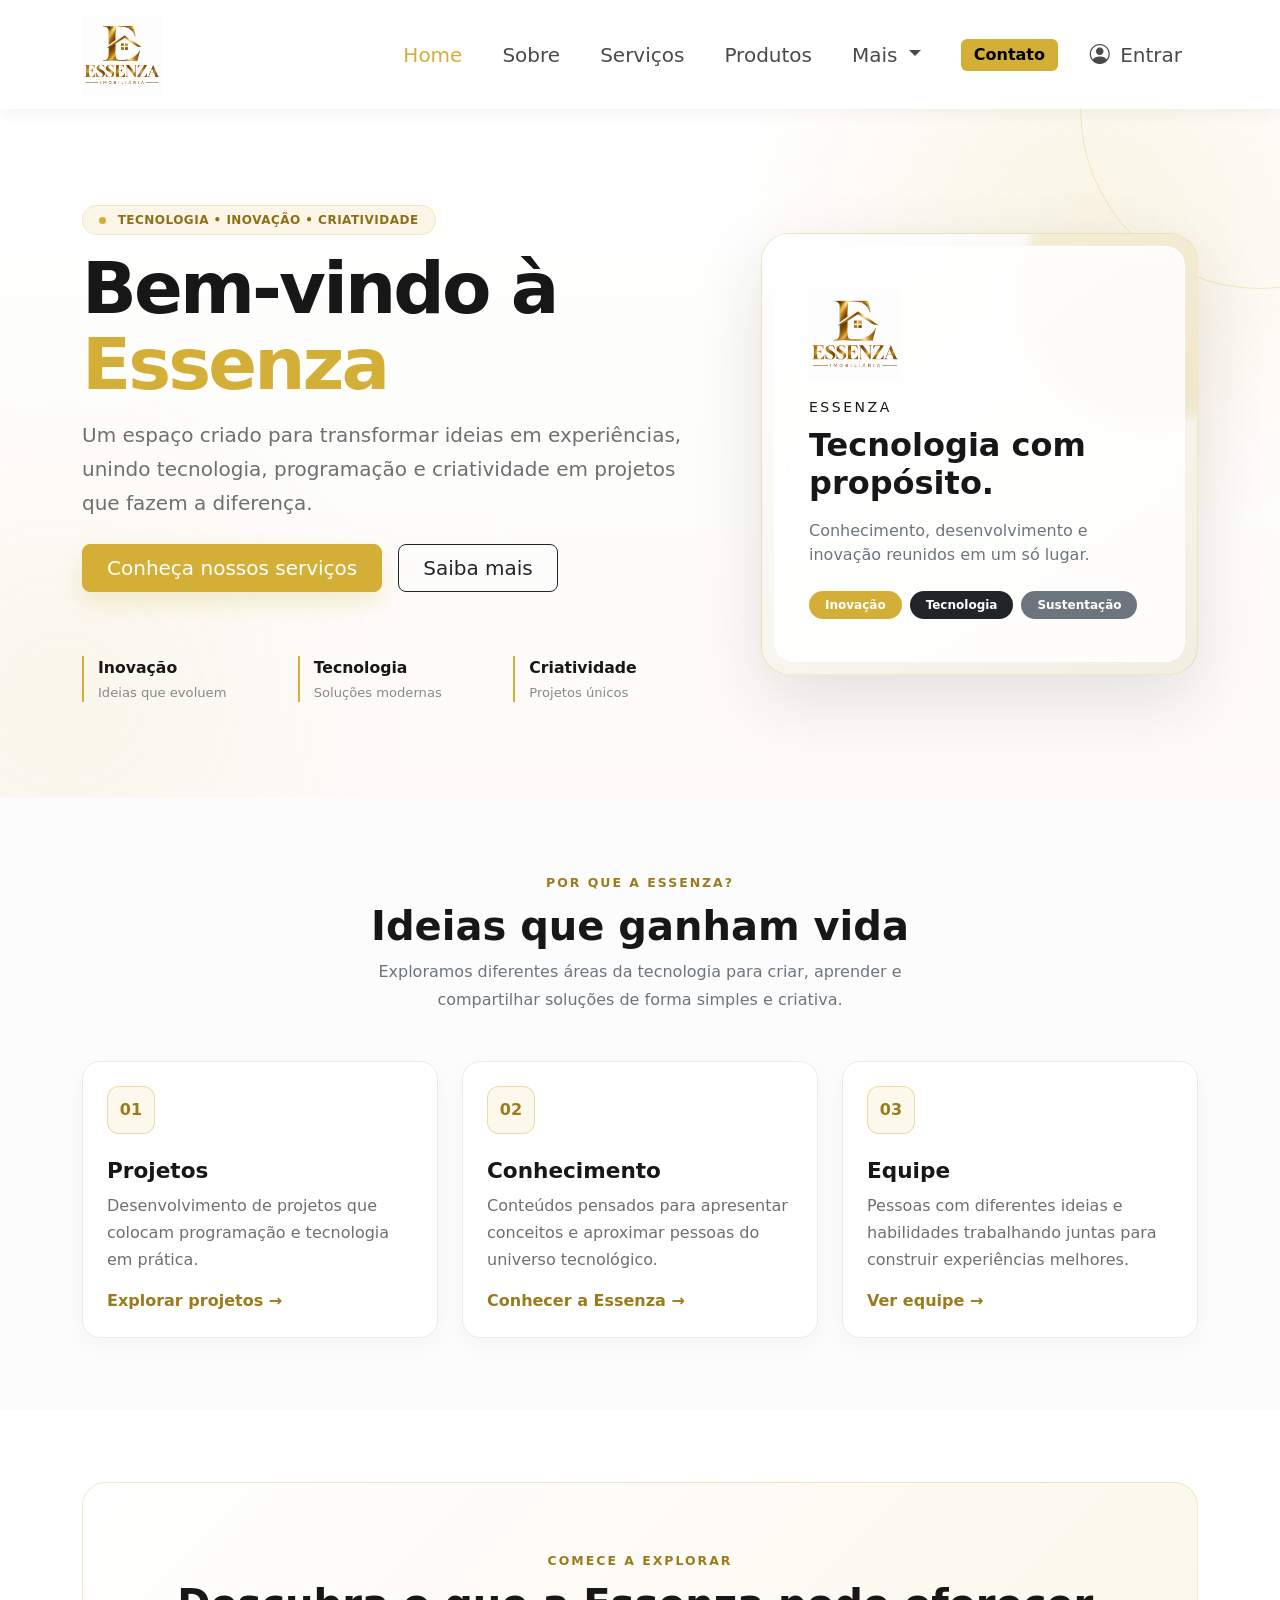
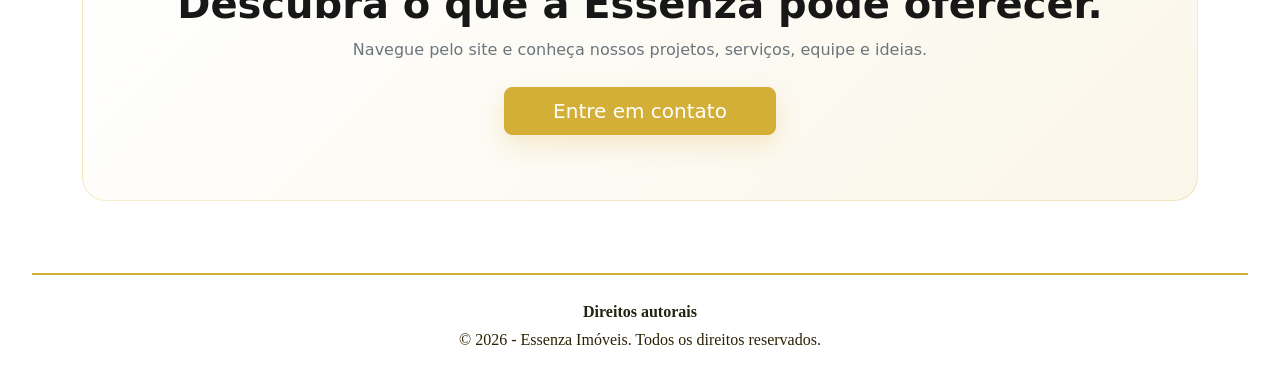
<file: index.html>
<!doctype html>
<html lang="pt-br">
  <head>
    <meta charset="UTF-8" />

    <meta name="viewport" content="width=device-width, initial-scale=1.0" />
    
  <link rel="stylesheet" href="https://cdn.jsdelivr.net/npm/bootstrap-icons@1.11.3/font/bootstrap-icons.min.css">

    <link
      href="https://cdn.jsdelivr.net/npm/bootstrap@5.3.8/dist/css/bootstrap.min.css"
      rel="stylesheet"
      integrity="sha384-sRIl4kxILFvY47J16cr9ZwB07vP4J8+LH7qKQnuqkuIAvNWLzeN8tE5YBujZqJLB"
      crossorigin="anonymous"
    />

    <script
      src="https://cdn.jsdelivr.net/npm/bootstrap@5.3.8/dist/js/bootstrap.bundle.min.js"
      integrity="sha384-FKyoEForCGlyvwx9Hj09JcYn3nv7wiPVlz7YYwJrWVcXK/BmnVDxM+D2scQbITxI"
      crossorigin="anonymous"
    ></script>

    <title>Página inicial</title>

    <!-- Adicione este <style> logo acima do <nav> ou dentro do <head> do seu HTML -->
    <style>
      /* Customizações modernas para o Navbar */
      .navbar-custom {
        background-color: #ffffff; /* Fundo limpo */
        box-shadow: 0 4px 15px rgba(0, 0, 0, 0.05); /* Sombra suave */
        transition: all 0.3s ease;
      }

      .navbar-custom .nav-link {
        font-weight: 500;
        color: #4a4a4a; /* Cinza escuro elegante */
        transition: color 0.3s ease-in-out;
        padding: 0.5rem 1rem !important;
      }

      /* Efeito hover usando a cor do seu projeto (warning/amarelo) */
      .navbar-custom .nav-link:hover,
      .navbar-custom .nav-link.active {
        color: #D4AF37 !important;
      }

      /* Efeito de zoom suave no logo */
      .navbar-brand img {
        transition: transform 0.3s ease;
      }

      .navbar-brand img:hover {
        transform: scale(1.05);
      }

      /* Deixando o dropdown mais bonito */
      .dropdown-menu {
        border: none;
        box-shadow: 0 8px 16px rgba(0, 0, 0, 0.1);
        border-radius: 8px;
      }
      /*Texto dourado*/
      .text-gold {
        color: #D4AF37 !important;
      }

      /*Texto com fundo dourado*/
      .text-bg-gold {
        color: #fff !important;
        background-color: #D4AF37 !important;
      }
    </style>
  </head>

  <body>
    <nav class="navbar navbar-expand-lg navbar-custom sticky-top py-2">
      <div class="container">
        <!-- Troquei container-fluid por container para centralizar melhor em telas grandes -->

        <!-- Logo -->
        <a class="navbar-brand" href="index.html">
          <img
            src="src/img/essenza.png"
            alt="Logo Essenza"
            width="80"
            height="80"
            class="d-inline-block align-text-top"
          />
        </a>

        <!-- Botão Responsivo (Mobile) que faltava -->
        <button
          class="navbar-toggler border-0 shadow-none"
          type="button"
          data-bs-toggle="collapse"
          data-bs-target="#navbarNav"
          aria-controls="navbarNav"
          aria-expanded="false"
          aria-label="Alternar navegação"
        >
          <span class="navbar-toggler-icon"></span>
        </button>

        <!-- Links da Navegação -->
        <div
          class="collapse navbar-collapse justify-content-end"
          id="navbarNav"
        >
          <ul class="navbar-nav align-items-center gap-2">
            <li class="nav-item">
              <a
                class="nav-link active fs-5"
                aria-current="page"
                href="index.html"
                >Home</a
              >
            </li>

            <li class="nav-item">
              <a class="nav-link fs-5" href="src/pages/sobre.html">Sobre</a>
            </li>

            <li class="nav-item">
              <a class="nav-link fs-5" href="src/pages/servicos.html"
                >Serviços</a
              >
            </li>

            <li class="nav-item">
              <a class="nav-link fs-5" href="src/pages/servicos_produtos.html"
                >Produtos</a
              >
            </li>

            <li class="nav-item dropdown">
              <a
                class="nav-link dropdown-toggle fs-5"
                href="#"
                role="button"
                data-bs-toggle="dropdown"
                aria-expanded="false"
              >
                Mais
              </a>
              <ul class="dropdown-menu">
                <li>
                  <a class="dropdown-item" href="src/pages/fluxograma.html"
                    >Fluxograma / Prog. e Alg.</a
                  >
                </li>
                <li><hr class="dropdown-divider" /></li>
                <li>
                  <a class="dropdown-item" href="src/pages/equipe.html"
                    >Equipe</a
                  >
                </li>
              </ul>
            </li>

            <li class="nav-item ms-lg-3 mt-3 mt-lg-0">
              <a
                class="badge text-bg-warning" style="background-color: #D4AF37 !important; text-decoration: none; font-size: 1rem; padding: 0.5rem 0.8rem;"
                href="src/pages/contatos.html"
              >
                Contato
              </a>
            </li>

              <li class="nav-item ms-lg-2" id="authNavItem">
                  <a class="nav-link fs-5" href="src/pages/login.html">
                      <i class="bi bi-person-circle me-1"></i> Entrar
                  </a>
              </li>

          </ul>
        </div>
      </div>
    </nav>

    <!-- corpo principal -->

    <main>
      <!-- Hero -->
      <section class="hero-section py-5">
        <div class="container py-lg-5">
          <div class="row align-items-center g-5">
            <div class="col-lg-7">
              <span class="badge rounded-pill px-3 py-2 mb-3 hero-badge">
                <span class="dot"></span> TECNOLOGIA • INOVAÇÃO • CRIATIVIDADE
              </span>

              <h1 class="display-2 fw-bold hero-title mb-3">
                Bem-vindo à <span class="text-gold">Essenza</span>
              </h1>

              <p class="lead hero-text mb-4">
                Um espaço criado para transformar ideias em experiências,
                unindo tecnologia, programação e criatividade em projetos que
                fazem a diferença.
              </p>

              <div class="d-flex flex-wrap gap-3">
                <a href="src/pages/servicos.html" class="btn btn-gold btn-lg px-4">
                  Conheça nossos serviços
                </a>
                <a href="src/pages/sobre.html" class="btn btn-outline-dark btn-lg px-4">
                  Saiba mais
                </a>
              </div>

              <div class="row mt-5 g-3 hero-stats">
                <div class="col-sm-4">
                  <div class="stat-item">
                    <strong>Inovação</strong>
                    <span>Ideias que evoluem</span>
                  </div>
                </div>
                <div class="col-sm-4">
                  <div class="stat-item">
                    <strong>Tecnologia</strong>
                    <span>Soluções modernas</span>
                  </div>
                </div>
                <div class="col-sm-4">
                  <div class="stat-item">
                    <strong>Criatividade</strong>
                    <span>Projetos únicos</span>
                  </div>
                </div>
              </div>
            </div>

            <div class="col-lg-5">
              <div class="hero-card">
                <div class="hero-card-glow"></div>
                <div class="hero-card-content">
                  <img src="src/img/essenza.png" alt="Essenza" class="hero-logo mb-3">
                  <p class="small text-uppercase letter-spacing mb-2">Essenza</p>
                  <h2 class="fw-bold mb-3">Tecnologia com propósito.</h2>
                  <p class="text-secondary mb-4">
                    Conhecimento, desenvolvimento e inovação reunidos em um só lugar.
                  </p>
                  <div class="d-flex flex-wrap gap-2">
                    <span class="badge rounded-pill text-bg-gold px-3 py-2">Inovação</span>
                    <span class="badge rounded-pill bg-dark px-3 py-2">Tecnologia</span>
                    <span class="badge rounded-pill bg-secondary px-3 py-2">Sustentação</span>
                  </div>
                </div>
              </div>
            </div>
          </div>
        </div>
      </section>

      <!-- Destaques -->
      <section class="py-5 bg-light-subtle">
        <div class="container py-lg-4">
          <div class="text-center mb-5">
            <span class="section-label">POR QUE A ESSENZA?</span>
            <h2 class="display-6 fw-bold mt-2">Ideias que ganham vida</h2>
            <p class="text-secondary mx-auto section-intro">
              Exploramos diferentes áreas da tecnologia para criar, aprender e
              compartilhar soluções de forma simples e criativa.
            </p>
          </div>

          <div class="row g-4">
            <div class="col-md-4">
              <div class="feature-card h-100">
                <div class="feature-icon">01</div>
                <h3>Projetos</h3>
                <p>
                  Desenvolvimento de projetos que colocam programação e tecnologia
                  em prática.
                </p>
                <a href="src/pages/servicos_produtos.html" class="feature-link">Explorar projetos →</a>
              </div>
            </div>

            <div class="col-md-4">
              <div class="feature-card h-100">
                <div class="feature-icon">02</div>
                <h3>Conhecimento</h3>
                <p>
                  Conteúdos pensados para apresentar conceitos e aproximar pessoas
                  do universo tecnológico.
                </p>
                <a href="src/pages/sobre.html" class="feature-link">Conhecer a Essenza →</a>
              </div>
            </div>

            <div class="col-md-4">
              <div class="feature-card h-100">
                <div class="feature-icon">03</div>
                <h3>Equipe</h3>
                <p>
                  Pessoas com diferentes ideias e habilidades trabalhando juntas
                  para construir experiências melhores.
                </p>
                <a href="src/pages/equipe.html" class="feature-link">Ver equipe →</a>
              </div>
            </div>
          </div>
        </div>
      </section>

      <!-- Chamada final -->
      <section class="cta-section py-5">
        <div class="container py-lg-4">
          <div class="cta-box text-center">
            <span class="section-label">COMECE A EXPLORAR</span>
            <h2 class="display-6 fw-bold mt-2">Descubra o que a Essenza pode oferecer.</h2>
            <p class="text-secondary mx-auto mb-4">
              Navegue pelo site e conheça nossos projetos, serviços, equipe e ideias.
            </p>
            <a href="src/pages/contatos.html" class="btn btn-gold btn-lg px-5">Entre em contato</a>
          </div>
        </div>
      </section>
    </main>
    <div class="apoio_linha">
      <div class="linha_footer"></div>
    </div>
    
    <!-- RODAPÉ -->
  <footer class="py-4 text-white text-center essenza-footer">
    <div class="container">
      <p class="mb-1">
        <strong>Direitos autorais</strong>
      </p>

      <p class="mb-0 footer-text">
        © 2026 - Essenza Imóveis. Todos os direitos reservados.
      </p>
    </div>
  </footer>

  <style>

    /* ==============================
      CORES PRINCIPAIS DO SITE
      ============================== */

    :root {
      --gold: #d4af37;
      --gold-dark: #b99120;
      --ink: #171717;
      --muted: #6f6f6f;
      --cream: #fbfaf7;
    }


    /* ==============================
      CONFIGURAÇÕES GERAIS DA PÁGINA
      ============================== */

    body {
      color: var(--ink);
      background: #fff;
    }


    /* ==============================
      SEÇÃO PRINCIPAL / HERO
      ============================== */

    .hero-section {
      position: relative;
      overflow: hidden;
      background:
        radial-gradient(circle at 85% 15%, rgba(212, 175, 55, .13), transparent 28%),
        radial-gradient(circle at 5% 85%, rgba(212, 175, 55, .07), transparent 25%),
        linear-gradient(180deg, #fff 0%, #fcfbf8 100%);
    }


    /* ==============================
      DETALHE DECORATIVO DO HERO
      ============================== */

    .hero-section::before {
      content: "";
      position: absolute;
      width: 360px;
      height: 360px;
      right: -160px;
      top: -180px;
      border: 1px solid rgba(212, 175, 55, .25);
      border-radius: 50%;
    }


    /* ==============================
      BADGE DO HERO
      ============================== */

    .hero-badge {
      color: #8d7015;
      background: rgba(212, 175, 55, .11);
      border: 1px solid rgba(212, 175, 55, .22);
      letter-spacing: .04em;
    }


    /* ==============================
      BOLINHA DO BADGE
      ============================== */

    .dot {
      display: inline-block;
      width: 7px;
      height: 7px;
      margin-right: 7px;
      background: var(--gold);
      border-radius: 50%;
    }


    /* ==============================
      TÍTULO PRINCIPAL DO HERO
      ============================== */

    .hero-title {
      letter-spacing: -.04em;
      line-height: 1.05;
    }


    /* ==============================
      TEXTO DOURADO
      ============================== */

    .text-gold {
      color: var(--gold) !important;
    }


    /* ==============================
      TEXTO DO HERO
      ============================== */

    .hero-text {
      max-width: 690px;
      color: var(--muted);
      line-height: 1.7;
    }


    /* ==============================
      BOTÃO DOURADO
      ============================== */

    .btn-gold {
      color: #fff;
      background: var(--gold);
      border-color: var(--gold);
      box-shadow: 0 10px 25px rgba(212, 175, 55, .22);
      transition: .25s ease;
    }


    /* ==============================
      EFEITO HOVER DO BOTÃO
      ============================== */

    .btn-gold:hover {
      color: #fff;
      background: var(--gold-dark);
      border-color: var(--gold-dark);
      transform: translateY(-2px);
    }


    /* ==============================
      ESTATÍSTICAS DO HERO
      ============================== */

    .hero-stats {
      max-width: 680px;
    }


    /* ==============================
      ITEM DAS ESTATÍSTICAS
      ============================== */

    .stat-item {
      border-left: 2px solid var(--gold);
      padding-left: 14px;
    }


    /* ==============================
      TEXTOS DAS ESTATÍSTICAS
      ============================== */

    .stat-item strong,
    .stat-item span {
      display: block;
    }

    .stat-item strong {
      font-size: .98rem;
    }

    .stat-item span {
      color: #888;
      font-size: .82rem;
      margin-top: 3px;
    }


    /* ==============================
      CARD PRINCIPAL DO HERO
      ============================== */

    .hero-card {
      position: relative;
      min-height: 430px;
      display: flex;
      align-items: center;
      padding: 12px;
      border-radius: 28px;
      background: linear-gradient(145deg, #fff, #f2eee3);
      border: 1px solid rgba(212, 175, 55, .28);
      box-shadow: 0 25px 70px rgba(35, 29, 15, .12);
      overflow: hidden;
    }


    /* ==============================
      EFEITO DE BRILHO DO CARD
      ============================== */

    .hero-card-glow {
      position: absolute;
      width: 260px;
      height: 260px;
      right: -80px;
      top: -70px;
      background: rgba(212, 175, 55, .18);
      filter: blur(5px);
      border-radius: 50%;
    }


    /* ==============================
      CONTEÚDO DO CARD DO HERO
      ============================== */

    .hero-card-content {
      position: relative;
      width: 100%;
      padding: 42px 34px;
      border-radius: 20px;
      background: rgba(255,255,255,.86);
      border: 1px solid rgba(255,255,255,.9);
      backdrop-filter: blur(8px);
    }


    /* ==============================
      LOGO DO HERO
      ============================== */

    .hero-logo {
      width: 92px;
      height: 92px;
      object-fit: contain;
    }


    /* ==============================
      ESPAÇAMENTO ENTRE LETRAS
      ============================== */

    .letter-spacing {
      letter-spacing: .18em;
    }


    /* ==============================
      CARDS DE DESTAQUE
      ============================== */

    .feature-card {
      padding: 24px;
      background: #fff;
      border: 1px solid #eeeae0;
      border-radius: 18px;
      box-shadow: 0 8px 25px rgba(0,0,0,.035);
      transition: transform .25s ease, box-shadow .25s ease, border-color .25s ease;
    }


    /* ==============================
      EFEITO HOVER DOS CARDS
      ============================== */

    .feature-card:hover {
      transform: translateY(-7px);
      border-color: rgba(212, 175, 55, .4);
      box-shadow: 0 18px 40px rgb(255, 159, 16, 0.8);
    }


    /* ==============================
      ÍCONE DOS CARDS
      ============================== */

    .feature-icon {
      width: 48px;
      height: 48px;
      display: grid;
      place-items: center;
      margin-bottom: 24px;
      color: #9b7b1c;
      font-weight: 700;
      border: 1px solid rgba(212,175,55,.4);
      border-radius: 12px;
      background: #fcf8eb;
    }


    /* ==============================
      TÍTULO E TEXTO DOS CARDS
      ============================== */

    .feature-card h3 {
      font-size: 1.35rem;
      font-weight: 700;
    }

    .feature-card p {
      color: var(--muted);
      line-height: 1.7;
    }


    /* ==============================
      LINK DOS CARDS
      ============================== */

    .feature-link {
      color: #9b7b1c;
      font-weight: 600;
      text-decoration: none;
    }


    /* ==============================
      HOVER DO LINK DOS CARDS
      ============================== */

    .feature-link:hover {
      color: #6f5810;
    }


    /* ==============================
      TÍTULO PEQUENO DAS SEÇÕES
      ============================== */

    .section-label {
      color: #9b7b1c;
      font-size: .78rem;
      font-weight: 700;
      letter-spacing: .16em;
    }


    /* ==============================
      TEXTO INTRODUTÓRIO DAS SEÇÕES
      ============================== */

    .section-intro {
      max-width: 620px;
      line-height: 1.7;
    }


    /* ==============================
      CAIXA DA SEÇÃO FINAL / CTA
      ============================== */

    .cta-box {
      padding: 65px 30px;
      border-radius: 24px;
      background: linear-gradient(135deg, #fff, #faf6e9);
      border: 1px solid rgba(212,175,55,.25);
    }


    /* ==============================
      TEXTO DA SEÇÃO FINAL / CTA
      ============================== */

    .cta-box p {
      max-width: 600px;
      line-height: 1.7;
    }

    /*===============================
      Linha Footer
      =============================*/

    .apoio_linha{
      height: 3px;
      width: 100%;
      display: flex;
      text-align: center;
      justify-content: center;
    }
    .linha_footer{
      background-color: #D4AF37;
      height: 2px;
      width: 95%;
    }

    /* ==============================
      FOOTER
      ============================== */

    .essenza-footer {
      background-color: #ffffff;
      font-family: "Georgia", serif;
    }

    .essenza-footer strong {
      color: #242211;
    }

    .footer-text {
      color: #2c2103;
    }


    /* ==============================
      RESPONSIVIDADE - TABLETS
      ============================== */

    @media (max-width: 991.98px) {

      .hero-title {
        font-size: 3.7rem;
      }

      .hero-card {
        min-height: 360px;
      }
    }


    /* ==============================
      RESPONSIVIDADE - CELULARES
      ============================== */

    @media (max-width: 575.98px) {

      .hero-title {
        font-size: 2.8rem;
      }

      .hero-text {
        font-size: 1rem;
      }

      .hero-card-content {
        padding: 30px 24px;
      }

      .hero-stats {
        margin-top: 2.5rem !important;
      }

      .stat-item {
        margin-bottom: 8px;
      }

      .feature-card {
        padding: 27px;
      }
    }

  </style>
  <script src="src/js/auth-nav.js"></script>
  </body>
</html>
</file>
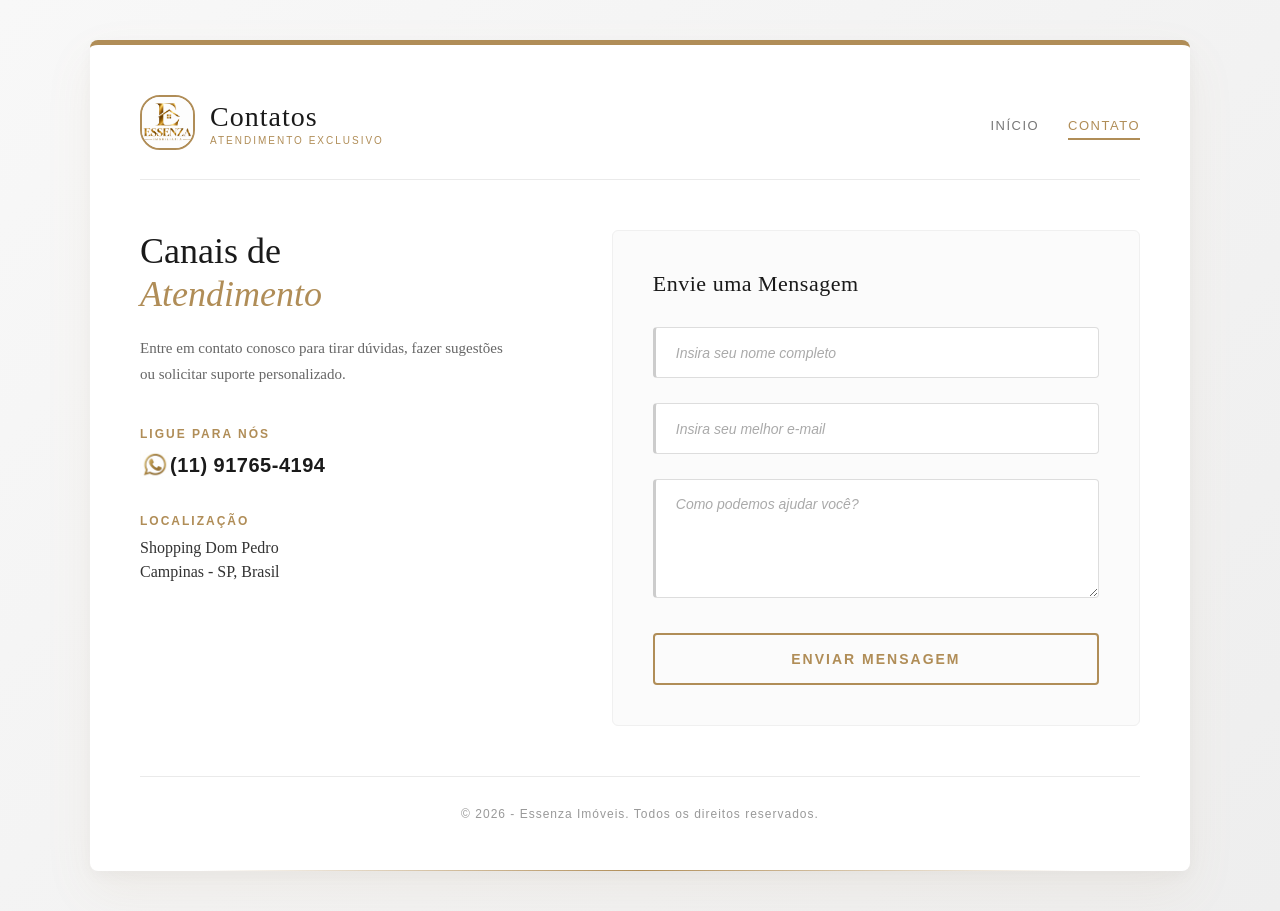
<file: src/pages/contatos.html>
<!doctype html>
<html lang="pt-br">
  <head>
    <meta charset="UTF-8" />
    <meta name="viewport" content="width=device-width, initial-scale=1.0" />
    <link
      href="https://cdn.jsdelivr.net/npm/bootstrap@5.3.8/dist/css/bootstrap.min.css"
      rel="stylesheet"
    />
    
    <link rel="stylesheet" href="https://cdn.jsdelivr.net/npm/bootstrap-icons@1.11.3/font/bootstrap-icons.min.css">

    <link rel="stylesheet" href="./../style/contatos.css" />
    <!-- Mantém o visual original da página com o Bootstrap carregado -->
    <style>
      body { line-height: normal; }
      h1, h2, h3, p { margin: 0; }
      .info-block h3 { font-weight: bold; }
      img { vertical-align: baseline; }
    </style>
    <title>Contatos</title>
  </head>
  <body>
    <div class="container">
      <header>
        <nav>
          <div class="logo-container">
            <!-- Substitua o src pelo caminho ou link da foto da sua empresa -->
            <a href="./../../index.html">
              <img
                src="./../img/essenza.png"
                alt="Logo da Empresa"
                class="logo-empresa"
              />
            </a>
            <div class="logo-text">
              <h1>Contatos</h1>
              <span class="sub-logo">Atendimento Exclusivo</span>
            </div>
          </div>

          <!-- Links de navegação à direita -->
          <div class="nav-links">
            <a href="./../../index.html">Início</a>
            <a href="contatos.html" class="active">Contato</a>
          </div>
        </nav>
      </header>

      <main>
        <aside class="left">
          <h2>Canais de <br /><span>Atendimento</span></h2>
          <p class="intro-text">
            Entre em contato conosco para tirar dúvidas, fazer sugestões ou
            solicitar suporte personalizado.
          </p>

          <div class="info-block">
            <h3>Ligue para nós</h3>
            <div class="phone-number-div">
                <a href="https://wa.me/5511917654194" target="_blank" rel="noopener noreferrer">
                  <img src="../img/wlogo.jpg" alt="WhatsApp" width="30">
                </a>
                
                <a href="https://wa.me/5511917654194" target="_blank" rel="noopener noreferrer">
                  <p class="phone-number">(11) 91765-4194</p>
                </a>
            </div>
          </div>

          <div class="info-block">
            <h3>Localização</h3>
            <p>Shopping Dom Pedro<br />Campinas - SP, Brasil</p>
          </div>
        </aside>

        <form class="right">
          <h2>Envie uma Mensagem</h2>

          <div class="input-group">
            <input
              type="text"
              name="nome"
              id="nome"
              placeholder="Insira seu nome completo"
              required
            />
          </div>

          <div class="input-group">
            <input
              type="email"
              name="email"
              id="email"
              placeholder="Insira seu melhor e-mail"
              required
            />
          </div>

          <div class="input-group">
            <textarea
              name="msg"
              id="msg"
              rows="5"
              placeholder="Como podemos ajudar você?"
              required
            ></textarea>
          </div>

          <button type="submit">Enviar Mensagem</button>
        </form>
      </main>

      <footer>
        <p>&copy; 2026 - Essenza Imóveis. Todos os direitos reservados.</p>
      </footer>
    </div>

    <!-- Card de confirmação de envio (Bootstrap) -->
    <div
      id="cardEnviado"
      class="position-fixed top-0 start-0 w-100 h-100 d-none align-items-center justify-content-center bg-dark bg-opacity-50 p-3"
      style="z-index: 1080"
      role="dialog"
      aria-modal="true"
      aria-labelledby="cardEnviadoTitulo"
    >
      <div class="card text-center shadow-lg border-0" style="max-width: 460px">
        <div class="card-body p-4 p-md-5">
          <h2 id="cardEnviadoTitulo" class="card-title display-6 fw-bold mb-3">
            Mensagem enviada
          </h2>
          <p class="card-text text-secondary lh-base mb-4">
            Sua mensagem foi computada e está chegando em nossa equipe em
            momentos. Seja paciente e te responderemos pelo e-mail em breve.
          </p>
          <button
            type="button"
            id="btnFecharCard"
            class="btn btn-dark"
            style="
              --bs-btn-bg: #b08d57;
              --bs-btn-border-color: #b08d57;
              --bs-btn-hover-bg: #8f7040;
              --bs-btn-hover-border-color: #8f7040;
              --bs-btn-active-bg: #8f7040;
              --bs-btn-active-border-color: #8f7040;
            "
          >
            Fechar
          </button>
        </div>
      </div>
    </div>

    <script>
      const formContato = document.querySelector("form.right");
      const cardEnviado = document.getElementById("cardEnviado");
      const btnFecharCard = document.getElementById("btnFecharCard");

      function abrirCard() {
        cardEnviado.classList.remove("d-none");
        cardEnviado.classList.add("d-flex");
        btnFecharCard.focus();
      }

      function fecharCard() {
        cardEnviado.classList.remove("d-flex");
        cardEnviado.classList.add("d-none");
      }

      formContato.addEventListener("submit", function (e) {
        e.preventDefault(); // não envia nada nem recarrega a página
        abrirCard();
        formContato.reset();
      });

      btnFecharCard.addEventListener("click", fecharCard);
    </script>
    <script src="./../js/auth-nav.js"></script>
  </body>
</html>
</file>
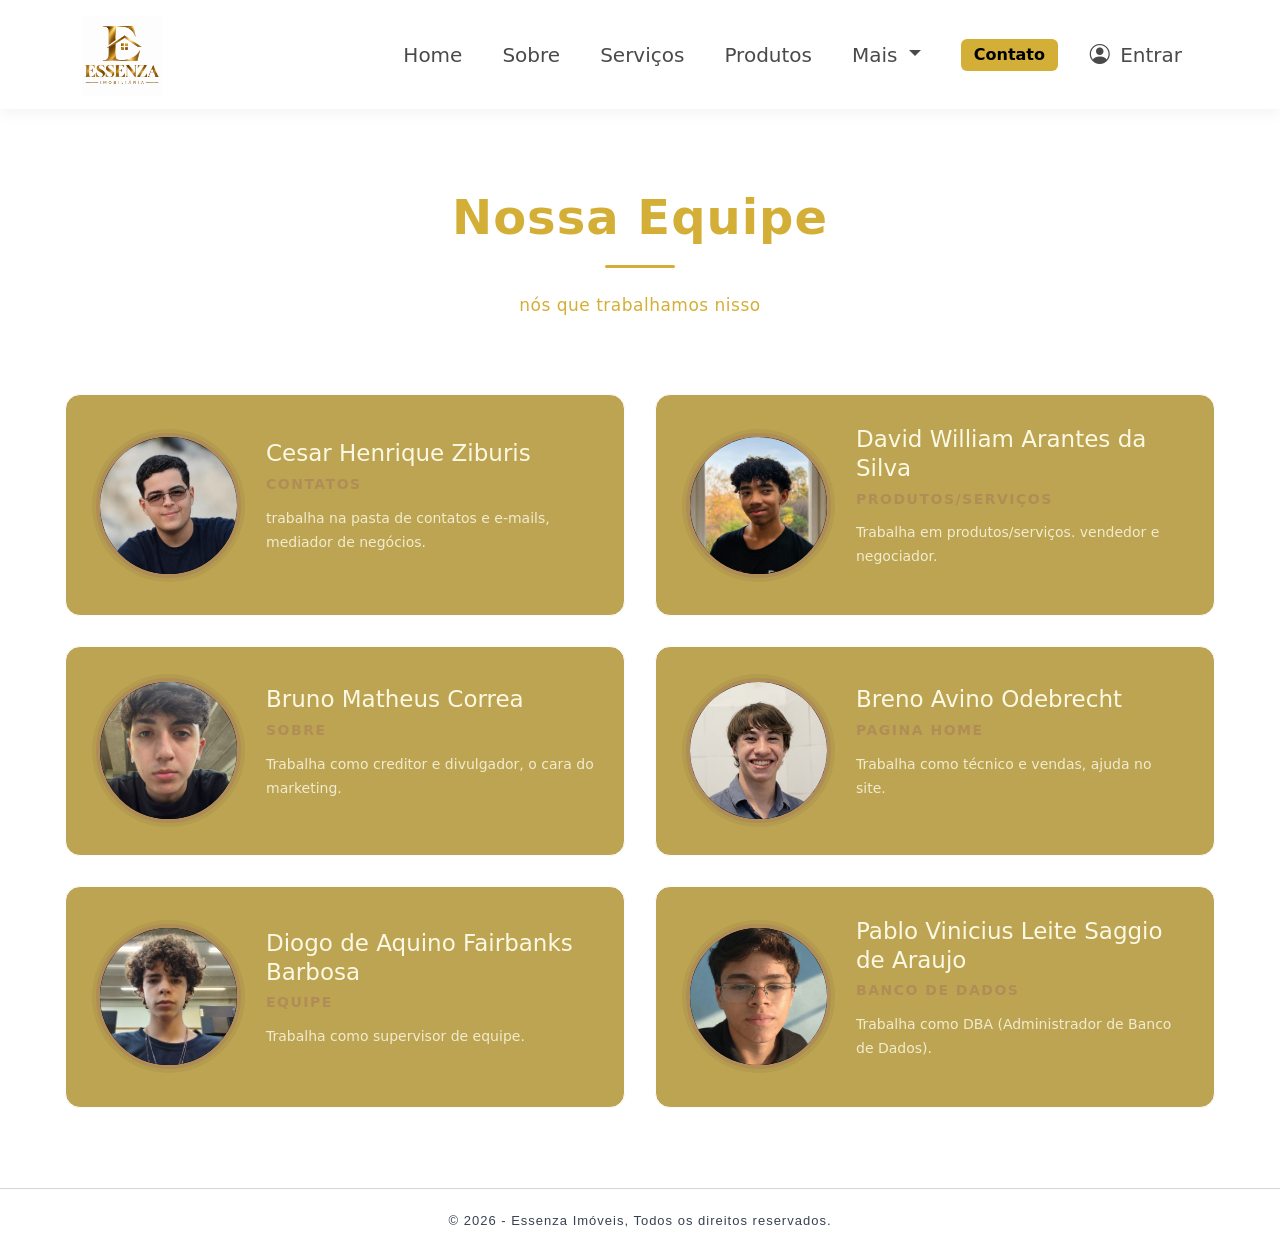
<file: src/pages/equipe.html>
<!doctype html>
<html lang="pt-BR">
  <head>
    <meta charset="UTF-8" />
    <meta name="viewport" content="width=device-width, initial-scale=1.0" />
    <link rel="stylesheet" href="../style/equipe.css" />
    <link
      href="https://cdn.jsdelivr.net/npm/bootstrap@5.3.8/dist/css/bootstrap.min.css"
      rel="stylesheet"
      integrity="sha384-sRIl4kxILFvY47J16cr9ZwB07vP4J8+LH7qKQnuqkuIAvNWLzeN8tE5YBujZqJLB"
      crossorigin="anonymous"
    />

<link rel="stylesheet" href="https://cdn.jsdelivr.net/npm/bootstrap-icons@1.11.3/font/bootstrap-icons.min.css">

    <script
      src="https://cdn.jsdelivr.net/npm/bootstrap@5.3.8/dist/js/bootstrap.bundle.min.js"
      integrity="sha384-FKyoEForCGlyvwx9Hj09JcYn3nv7wiPVlz7YYwJrWVcXK/BmnVDxM+D2scQbITxI"
      crossorigin="anonymous"
    ></script>
    <title>Nossa Equipe</title>

    <!-- Adicione este <style> logo acima do <nav> ou dentro do <head> do seu HTML -->
    <style>
      /* Customizações modernas para o Navbar */
      .navbar-custom {
        background-color: #ffffff; /* Fundo limpo */
        box-shadow: 0 4px 15px rgba(0, 0, 0, 0.05); /* Sombra suave */
        transition: all 0.3s ease;
      }

      /*Texto dourado*/
      .text-gold {
        color: #D4AF37 !important;
      }

      /*Texto com fundo dourado*/
      .text-bg-gold {
        color: #fff !important;
        background-color: #D4AF37 !important;
      }

      .navbar-custom .nav-link {
        font-weight: 500;
        color: #4a4a4a; /* Cinza escuro elegante */
        transition: color 0.3s ease-in-out;
        padding: 0.5rem 1rem !important;
      }

      /* Efeito hover usando a cor do seu projeto (warning/amarelo) */
      .navbar-custom .nav-link:hover,
      .navbar-custom .nav-link.active {
        color: #D4AF37 !important;
      }

      /* Efeito de zoom suave no logo */
      .navbar-brand img {
        transition: transform 0.3s ease;
      }

      .navbar-brand img:hover {
        transform: scale(1.05);
      }

      /* Deixando o dropdown mais bonito */
      .dropdown-menu {
        border: none;
        box-shadow: 0 8px 16px rgba(0, 0, 0, 0.1);
        border-radius: 8px;
      }
    </style>
  </head>

  <body>
  <nav class="navbar navbar-expand-lg navbar-custom sticky-top py-2">
        <div class="container">
          <!-- Troquei container-fluid por container para centralizar melhor em telas grandes -->

          <!-- Logo -->
          <a class="navbar-brand" href="./../../index.html">
            <img
              src="./../img/essenza.png"
              alt="Logo Essenza"
              width="80"
              height="80"
              class="d-inline-block align-text-top"
            />
          </a>

          <!-- Botão Responsivo (Mobile) que faltava -->
          <button
            class="navbar-toggler border-0 shadow-none"
            type="button"
            data-bs-toggle="collapse"
            data-bs-target="#navbarNav"
            aria-controls="navbarNav"
            aria-expanded="false"
            aria-label="Alternar navegação"
          >
            <span class="navbar-toggler-icon"></span>
          </button>

          <!-- Links da Navegação -->
          <div
            class="collapse navbar-collapse justify-content-end"
            id="navbarNav"
          >
            <ul class="navbar-nav align-items-center gap-2">
              <li class="nav-item">
                <a
                  class="nav-link fs-5"
                  aria-current="page"
                  href="./../../index.html"
                  >Home</a
                >
              </li>

              <li class="nav-item">
                <a class="nav-link fs-5" href="sobre.html">Sobre</a>
              </li>

              <li class="nav-item">
                <a class="nav-link fs-5" href="servicos.html"
                  >Serviços</a
                >
              </li>

              <li class="nav-item">
                <a class="nav-link fs-5" href="servicos_produtos.html"
                  >Produtos</a
                >
              </li>

              <li class="nav-item dropdown">
                <a
                  class="nav-link dropdown-toggle fs-5"
                  href="#"
                  role="button"
                  data-bs-toggle="dropdown"
                  aria-expanded="false"
                >
                  Mais
                </a>
                <ul class="dropdown-menu active">
                  <li>
                    <a class="dropdown-item" href="fluxograma.html"
                      >Fluxograma / Prog. e Alg.</a
                    >
                  </li>
                  <li><hr class="dropdown-divider" /></li>
                  <li>
                    <a class="dropdown-item" href="equipe.html"
                      >Equipe</a
                    >
                  </li>
                </ul>
              </li>

              <li class="nav-item ms-lg-3 mt-3 mt-lg-0">
                <a
                  class="badge text-bg-warning" style="background-color: #D4AF37 !important; text-decoration: none; font-size: 1rem; padding: 0.5rem 0.8rem;"
                  href="contatos.html"
                >
                  Contato
                </a>
              </li>

                <li class="nav-item ms-lg-2" id="authNavItem">
                    <a class="nav-link fs-5" href="login.html">
                        <i class="bi bi-person-circle me-1"></i> Entrar
                    </a>
                </li>

            </ul>
          </div>
        </div>
      </nav>

    <header class="cabecalho">
      <h1>Nossa Equipe</h1>

      <p>nós que trabalhamos nisso</p>
    </header>

    <main class="equipe">
      <!-- INTEGRANTE 1 -->
      <section class="membro">
        <div class="foto">
          <img src="./../img/cesar.jpeg" alt="Foto do Cesar" />
        </div>

        <div class="informacoes">
          <h2>Cesar Henrique Ziburis</h2>
          <h3>contatos</h3>

          <p>
            trabalha na pasta de contatos e e-mails, mediador de negócios.
          </p>
        </div>
      </section>

      <!-- INTEGRANTE 2 -->
      <section class="membro">
        <div class="foto">
          <img src="./../img/david.jpeg" alt="Foto do David" />
        </div>

        <div class="informacoes">
          <h2>David William Arantes da Silva</h2>
          <h3>produtos/serviços</h3>

          <p>Trabalha em produtos/serviços. vendedor e negociador.</p>
        </div>
      </section>

      <!-- INTEGRANTE 3 -->
      <section class="membro">
        <div class="foto">
          <img src="./../img/bruno.jpeg" alt="foto do Bruno" />
        </div>

        <div class="informacoes">
          <h2>Bruno Matheus Correa</h2>
          <h3>Sobre</h3>

          <p>Trabalha como creditor e divulgador, o cara do marketing.</p>
        </div>
      </section>

      <!-- INTEGRANTE 4 -->
      <section class="membro">
        <div class="foto">
          <img src="./../img/breno.jpeg" alt="Foto do breno" />
        </div>

        <div class="informacoes">
          <h2>Breno Avino Odebrecht</h2>
          <h3>Pagina home</h3>

          <p>Trabalha como técnico e vendas, ajuda no site.</p>
        </div>
      </section>

      <!-- INTEGRANTE 5 -->
      <section class="membro">
        <div class="foto">
          <img src="./../img/diogo.jpeg" alt="Foto do Diogo" />
        </div>

        <div class="informacoes">
          <h2>Diogo de Aquino Fairbanks Barbosa</h2>
          <h3>equipe</h3>

          <p>Trabalha como supervisor de equipe.</p>
        </div>
      </section>

      <!-- INTEGRANTE 6 -->
      <section class="membro">
        <div class="foto">
          <img src="./../img/pablo.jpeg" alt="Foto do Pablo" />
        </div>

        <div class="informacoes">
          <h2>Pablo Vinicius Leite Saggio de Araujo</h2>
          <h3>banco de dados</h3>

          <p>
            Trabalha como DBA (Administrador de Banco de Dados).
          </p>
        </div>
      </section>
    </main>

    <footer>
      <p>© 2026 - Essenza Imóveis, Todos os direitos reservados.</p>
    </footer>
    <script src="./../js/auth-nav.js"></script>
  </body>
</html>
</file>
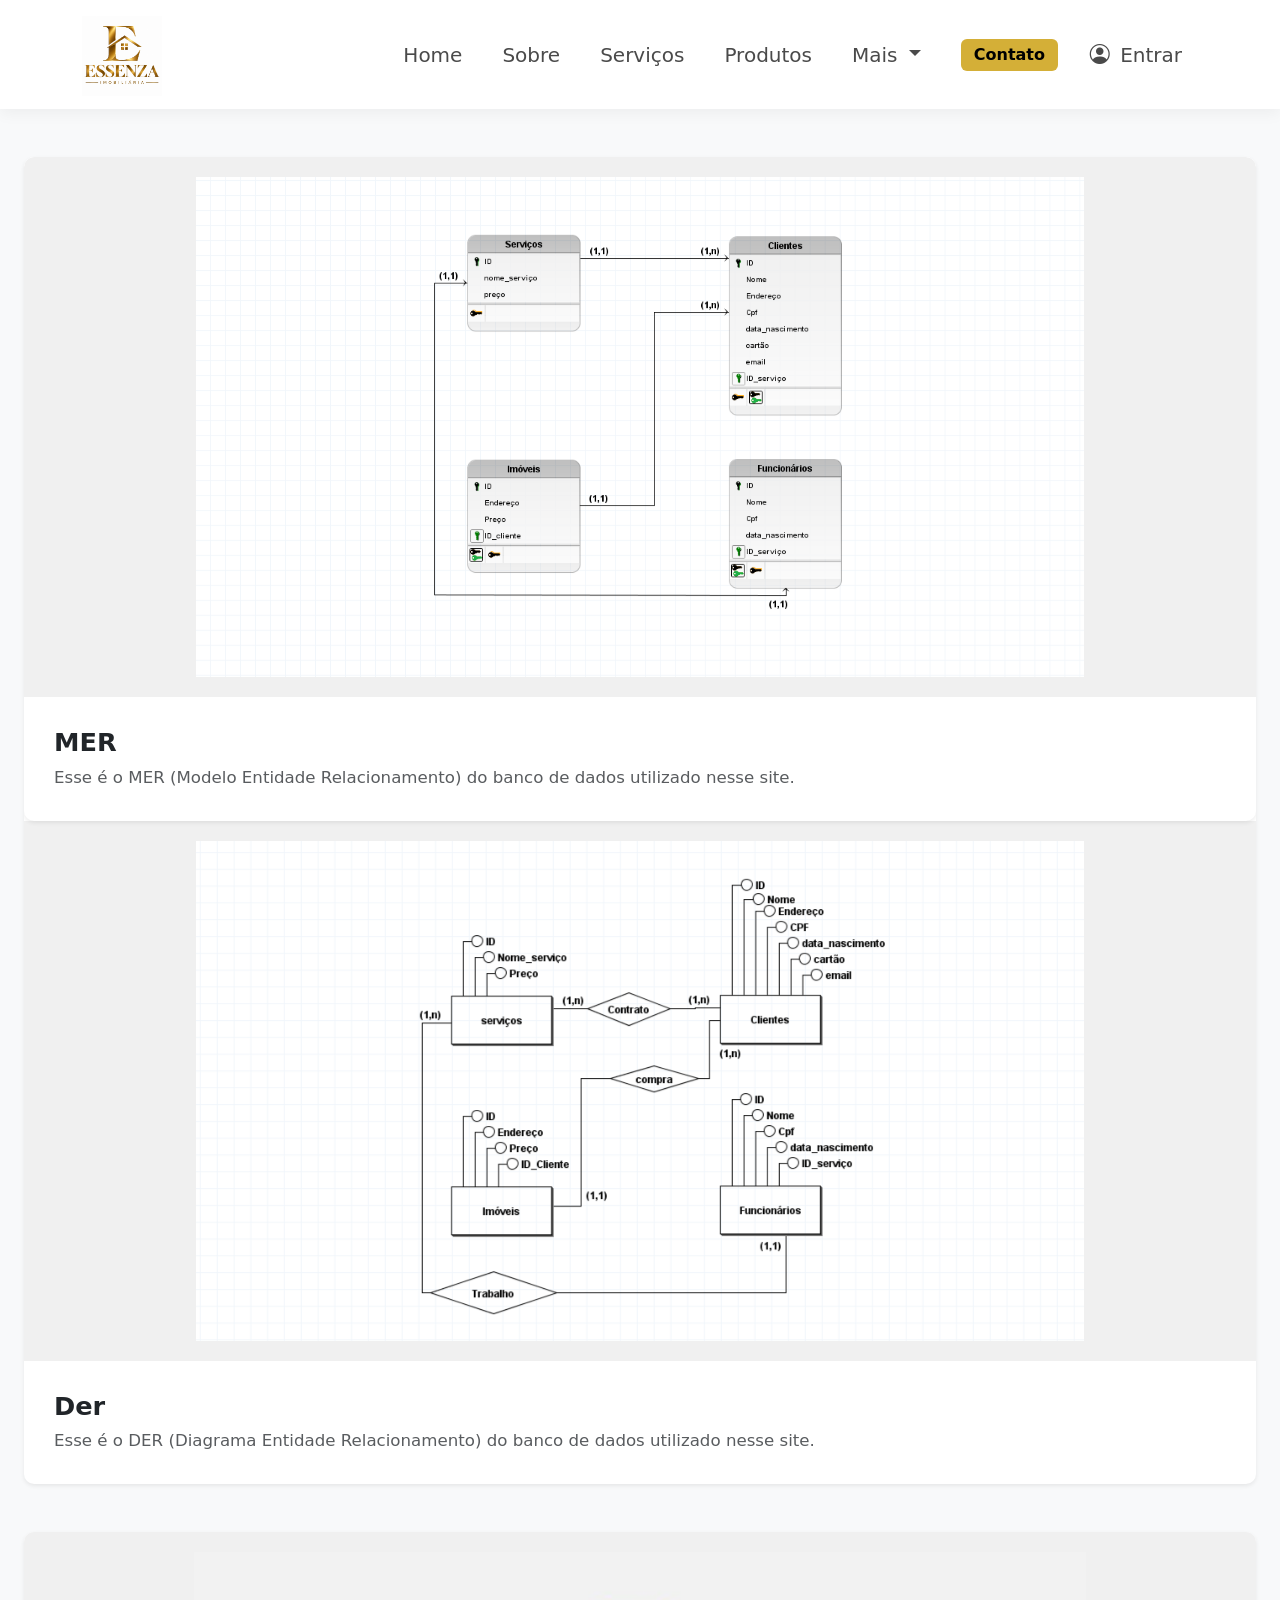
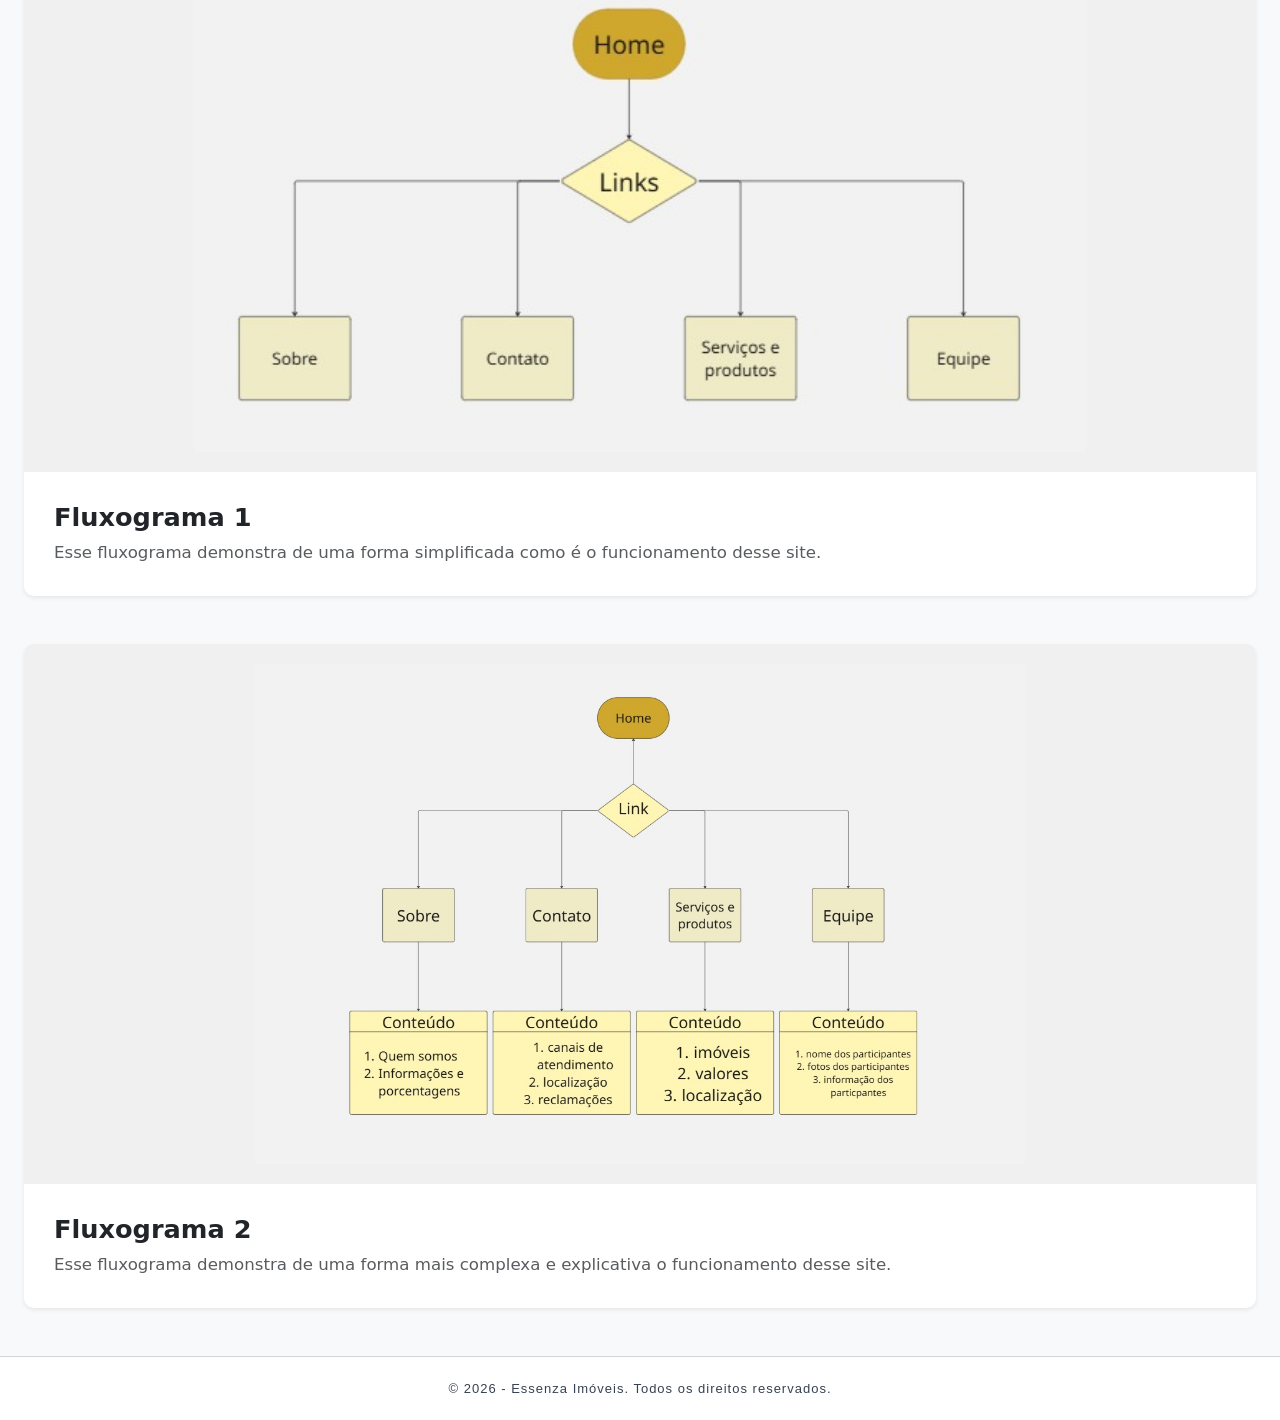
<file: src/pages/fluxograma.html>
<!doctype html>
<html lang="pt-br">
  <head>
    <meta charset="UTF-8" />
    <meta name="viewport" content="width=device-width, initial-scale=1.0" />

    <link
      href="https://cdn.jsdelivr.net/npm/bootstrap@5.3.8/dist/css/bootstrap.min.css"
      rel="stylesheet"
      integrity="sha384-sRIl4kxILFvY47J16cr9ZwB07vP4J8+LH7qKQnuqkuIAvNWLzeN8tE5YBujZqJLB"
      crossorigin="anonymous"
    />

<link rel="stylesheet" href="https://cdn.jsdelivr.net/npm/bootstrap-icons@1.11.3/font/bootstrap-icons.min.css">

    <script
      src="https://cdn.jsdelivr.net/npm/bootstrap@5.3.8/dist/js/bootstrap.bundle.min.js"
      integrity="sha384-FKyoEForCGlyvwx9Hj09JcYn3nv7wiPVlz7YYwJrWVcXK/BmnVDxM+D2scQbITxI"
      crossorigin="anonymous"
    ></script>

    <title>Página inicial</title>

    <style>
      html,
      body {
        height: 100%;
        margin: 0;
        display: flex;
        flex-direction: column;
        background-color: #f8f9fa;
      }

      .text-gold {
        color: #d4af37 !important;
      }

      .text-bg-gold {
        color: #fff !important;
        background-color: #d4af37 !important;
      }

      /* CARDS */
      .card-img-container {
        height: clamp(400px, 60vh, 700px);
        overflow: hidden;
        background-color: #f0f0f0;
      }

      .card-img-container img {
        width: 100%;
        height: 100%;
        object-fit: contain;
        padding: 20px;
      }

      .card {
        width: 100%;
        border: none;
        border-radius: 10px;
        overflow: hidden;
      }

      .card-body {
        padding: 30px;
      }

      .card-title {
        font-size: clamp(1.3rem, 2vw, 1.8rem);
      }

      .card-text {
        font-size: clamp(1rem, 1.3vw, 1.15rem);
      }

      /* FOOTER */
      footer {
        width: 100%;
        background-color: #ffffff;
        border-top: 1px solid #d1d5db;
        text-align: center;
        padding: 25px 20px;
        box-sizing: border-box;
        margin-top: auto;
      }

      footer p {
        color: #374151;
        font-size: 13px;
        margin: 0;
        font-family: Arial, sans-serif;
        letter-spacing: 1px;
        line-height: 1;
      }

      /* NAVBAR */
      .navbar-custom {
        background-color: #ffffff;
        box-shadow: 0 4px 15px rgba(0, 0, 0, 0.05);
        transition: all 0.3s ease;
      }

      .navbar-custom .nav-link {
        font-weight: 500;
        color: #4a4a4a;
        transition: color 0.3s ease-in-out;
        padding: 0.5rem 1rem !important;
      }

      .navbar-custom .nav-link:hover,
      .navbar-custom .nav-link.active {
        color: #d4af37 !important;
      }

      .navbar-brand img {
        transition: transform 0.3s ease;
      }

      .navbar-brand img:hover {
        transform: scale(1.05);
      }

      .dropdown-menu {
        border: none;
        box-shadow: 0 8px 16px rgba(0, 0, 0, 0.1);
        border-radius: 8px;
      }

      /* RESPONSIVIDADE */
      @media (max-width: 768px) {
        .card-img-container {
          height: 400px;
        }

        .card-img-container img {
          padding: 15px;
        }

        .card-body {
          padding: 25px;
        }
      }

      @media (max-width: 576px) {
        .card-img-container {
          height: 320px;
        }

        .card-img-container img {
          padding: 10px;
        }

        .card-body {
          padding: 20px;
        }

        footer p {
          font-size: 11px;
        }
      }
    </style>
  </head>

  <body>

  <nav class="navbar navbar-expand-lg navbar-custom sticky-top py-2">
        <div class="container">
          <!-- Troquei container-fluid por container para centralizar melhor em telas grandes -->

          <!-- Logo -->
          <a class="navbar-brand" href="./../../index.html">
            <img
              src="./../img/essenza.png"
              alt="Logo Essenza"
              width="80"
              height="80"
              class="d-inline-block align-text-top"
            />
          </a>

          <!-- Botão Responsivo (Mobile) que faltava -->
          <button
            class="navbar-toggler border-0 shadow-none"
            type="button"
            data-bs-toggle="collapse"
            data-bs-target="#navbarNav"
            aria-controls="navbarNav"
            aria-expanded="false"
            aria-label="Alternar navegação"
          >
            <span class="navbar-toggler-icon"></span>
          </button>

          <!-- Links da Navegação -->
          <div
            class="collapse navbar-collapse justify-content-end"
            id="navbarNav"
          >
            <ul class="navbar-nav align-items-center gap-2">
              <li class="nav-item">
                <a
                  class="nav-link fs-5"
                  aria-current="page"
                  href="./../../index.html"
                  >Home</a
                >
              </li>

              <li class="nav-item">
                <a class="nav-link fs-5" href="sobre.html">Sobre</a>
              </li>

              <li class="nav-item">
                <a class="nav-link fs-5" href="servicos.html"
                  >Serviços</a
                >
              </li>

              <li class="nav-item">
                <a class="nav-link fs-5" href="servicos_produtos.html"
                  >Produtos</a
                >
              </li>

              <li class="nav-item dropdown">
                <a
                  class="nav-link dropdown-toggle fs-5"
                  href="#"
                  role="button"
                  data-bs-toggle="dropdown"
                  aria-expanded="false"
                >
                  Mais
                </a>
                <ul class="dropdown-menu active">
                  <li>
                    <a class="dropdown-item" href="fluxograma.html"
                      >Fluxograma / Prog. e Alg.</a
                    >
                  </li>
                  <li><hr class="dropdown-divider" /></li>
                  <li>
                    <a class="dropdown-item" href="equipe.html"
                      >Equipe</a
                    >
                  </li>
                </ul>
              </li>

              <li class="nav-item ms-lg-3 mt-3 mt-lg-0">
                <a
                  class="badge text-bg-warning" style="background-color: #D4AF37 !important; text-decoration: none; font-size: 1rem; padding: 0.5rem 0.8rem;"
                  href="contatos.html"
                >
                  Contato
                </a>
              </li>

                <li class="nav-item ms-lg-2" id="authNavItem">
                    <a class="nav-link fs-5" href="login.html">
                        <i class="bi bi-person-circle me-1"></i> Entrar
                    </a>
                </li>

            </ul>
          </div>
        </div>
      </nav>

    <!-- CONTEÚDO PRINCIPAL -->
    <main class="container-fluid my-5 flex-grow-1 px-3 px-md-4">

      <!-- CARDS UM EMBAIXO DO OUTRO -->
      <div class="row g-5">
        <div class="col-12">
          <div class="card shadow-sm h-100">

        <div class="col-12">
          <div class="card shadow-sm h-100">

            <div class="card-img-container">
              <img
                src="./../img/mer.png"
                alt="MER"
              />
            </div>

            <div class="card-body">
              <h5 class="card-title fw-bold text-dark">
                MER
              </h5>

              <p class="card-text text-muted mb-0">
                Esse é o MER (Modelo Entidade Relacionamento) do banco de dados utilizado nesse site.
              </p>
            </div>

          </div>
        </div>

            <div class="card-img-container">
              <img
                src="./../img/der.png"
                alt="der"
              />
            </div>

            <div class="card-body">
              <h5 class="card-title fw-bold text-dark">
                Der
              </h5>

              <p class="card-text text-muted mb-0">
                Esse é o DER (Diagrama Entidade Relacionamento) do banco de dados utilizado nesse site.
              </p>
            </div>

          </div>
        </div>

    
        <div class="col-12">
          <div class="card shadow-sm h-100">

            <div class="card-img-container">
              <img
                src="./../img/fluxo2.png"
                alt="Fluxograma 1"
              />
            </div>

            <div class="card-body">
              <h5 class="card-title fw-bold text-dark">
                Fluxograma 1
              </h5>

              <p class="card-text text-muted mb-0">
                Esse fluxograma demonstra de uma forma simplificada como é o
                funcionamento desse site.
              </p>
            </div>

          </div>
        </div>

        <div class="col-12">
          <div class="card shadow-sm h-100">

            <div class="card-img-container">
              <img
                src="./../img/fluxo1.png"
                alt="Fluxograma 2"
              />
            </div>

            <div class="card-body">
              <h5 class="card-title fw-bold text-dark">
                Fluxograma 2
              </h5>

              <p class="card-text text-muted mb-0">
                Esse fluxograma demonstra de uma forma mais complexa e
                explicativa o funcionamento desse site.
              </p>
            </div>

          </div>
        </div>

      </div>
    </main>

    <!-- FOOTER -->
    <footer>
      <p>
        © 2026 - Essenza Imóveis. Todos os direitos reservados.
      </p>
    </footer>
    <script src="./../js/auth-nav.js"></script>
  </body>
</html>
</file>
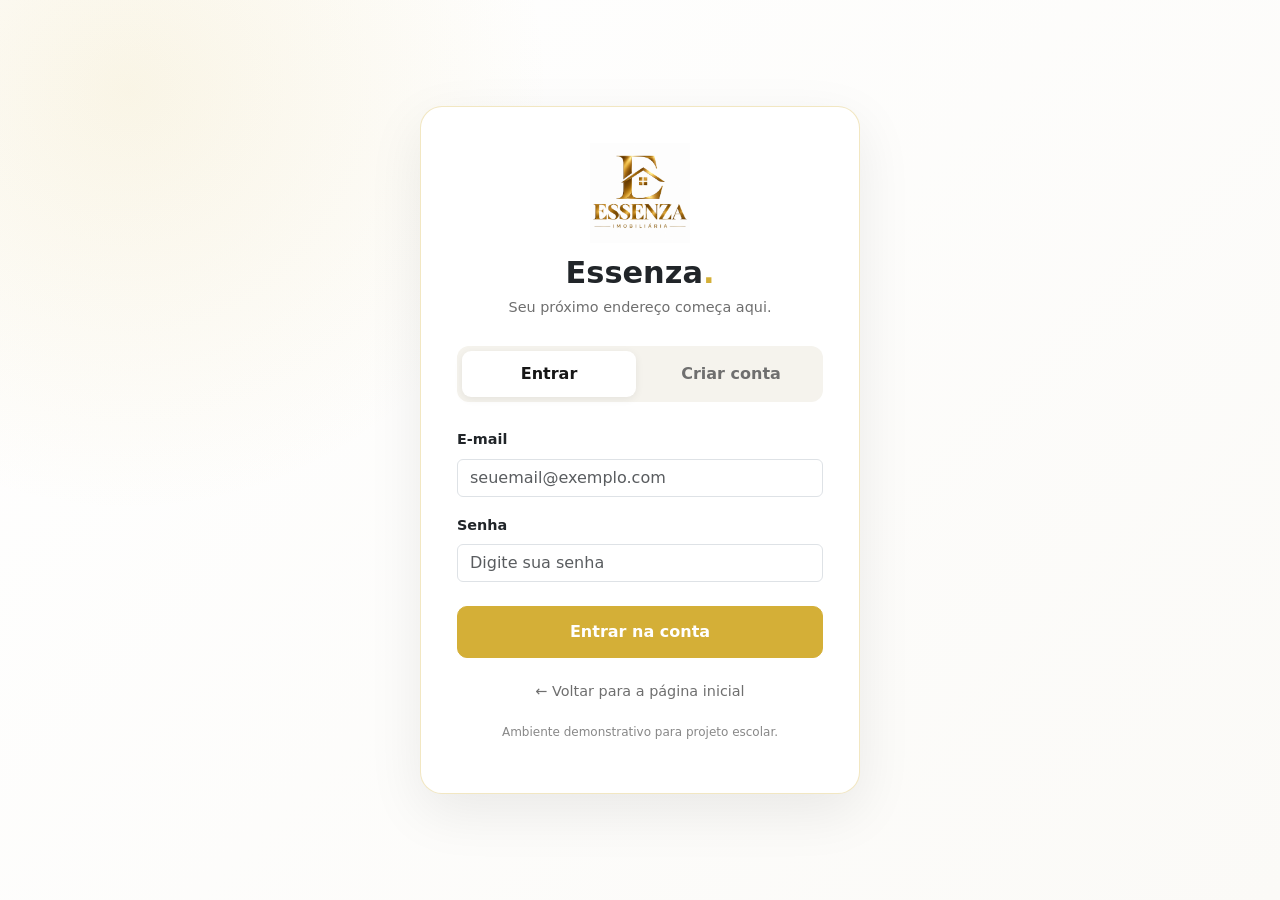
<file: src/pages/login.html>
<!DOCTYPE html>
<html lang="pt-br">
<head>
    <meta charset="UTF-8">
    <meta name="viewport" content="width=device-width, initial-scale=1.0">
    <link rel="stylesheet" href="./../style/login.css">
    <title>Login | Essenza Imóveis</title>

<link rel="stylesheet" href="https://cdn.jsdelivr.net/npm/bootstrap-icons@1.11.3/font/bootstrap-icons.min.css">

    <link
        href="https://cdn.jsdelivr.net/npm/bootstrap@5.3.8/dist/css/bootstrap.min.css"
        rel="stylesheet"
    >
</head>

<body>
    <main class="login-container">
        <section class="login-card">

            <div class="brand">
                <img
                    src="../img/essenza.png"
                    alt="Logo Essenza"
                    class="logo"
                >

                <h1>Essenza<span class="gold">.</span></h1>
                <p>Seu próximo endereço começa aqui.</p>
            </div>

            <div class="auth-tabs">
                <button
                    type="button"
                    class="auth-tab active"
                    id="tabLogin"
                >
                    Entrar
                </button>

                <button
                    type="button"
                    class="auth-tab"
                    id="tabCadastro"
                >
                    Criar conta
                </button>
            </div>

            <div id="mensagem" class="message" role="status"
                 aria-live="polite"></div>

            <!-- FORMULÁRIO DE LOGIN -->
            <form id="formLogin">
                <div class="mb-3">
                    <label for="emailLogin" class="form-label">
                        E-mail
                    </label>

                    <input
                        type="email"
                        id="emailLogin"
                        class="form-control"
                        placeholder="seuemail@exemplo.com"
                        autocomplete="email"
                        required
                    >
                </div>

                <div class="mb-4">
                    <label for="senhaLogin" class="form-label">
                        Senha
                    </label>

                    <input
                        type="password"
                        id="senhaLogin"
                        class="form-control"
                        placeholder="Digite sua senha"
                        autocomplete="current-password"
                        required
                    >
                </div>

                <button type="submit" class="btn-gold">
                    Entrar na conta
                </button>
            </form>

            <!-- FORMULÁRIO DE CADASTRO -->
            <form id="formCadastro" hidden>
                <div class="mb-3">
                    <label for="nomeCadastro" class="form-label">
                        Nome completo
                    </label>

                    <input
                        type="text"
                        id="nomeCadastro"
                        class="form-control"
                        placeholder="Seu nome"
                        autocomplete="name"
                        maxlength="80"
                        required
                    >
                </div>

                <div class="mb-3">
                    <label for="emailCadastro" class="form-label">
                        E-mail
                    </label>

                    <input
                        type="email"
                        id="emailCadastro"
                        class="form-control"
                        placeholder="seuemail@exemplo.com"
                        autocomplete="email"
                        required
                    >
                </div>

                <div class="mb-3">
                    <label for="senhaCadastro" class="form-label">
                        Senha
                    </label>

                    <input
                        type="password"
                        id="senhaCadastro"
                        class="form-control"
                        placeholder="Mínimo de 6 caracteres"
                        autocomplete="new-password"
                        minlength="6"
                        required
                    >
                </div>

                <div class="mb-4">
                    <label for="confirmarSenha" class="form-label">
                        Confirmar senha
                    </label>

                    <input
                        type="password"
                        id="confirmarSenha"
                        class="form-control"
                        placeholder="Digite a senha novamente"
                        autocomplete="new-password"
                        minlength="6"
                        required
                    >
                </div>

                <button type="submit" class="btn-gold">
                    Criar minha conta
                </button>
            </form>

            <a href="../../index.html" class="back-link">
                ← Voltar para a página inicial
            </a>

            <p class="security-note">
                Ambiente demonstrativo para projeto escolar.
            </p>
        </section>
    </main>

    <script src="../js/login.js"></script>
</body>
</html>
</file>
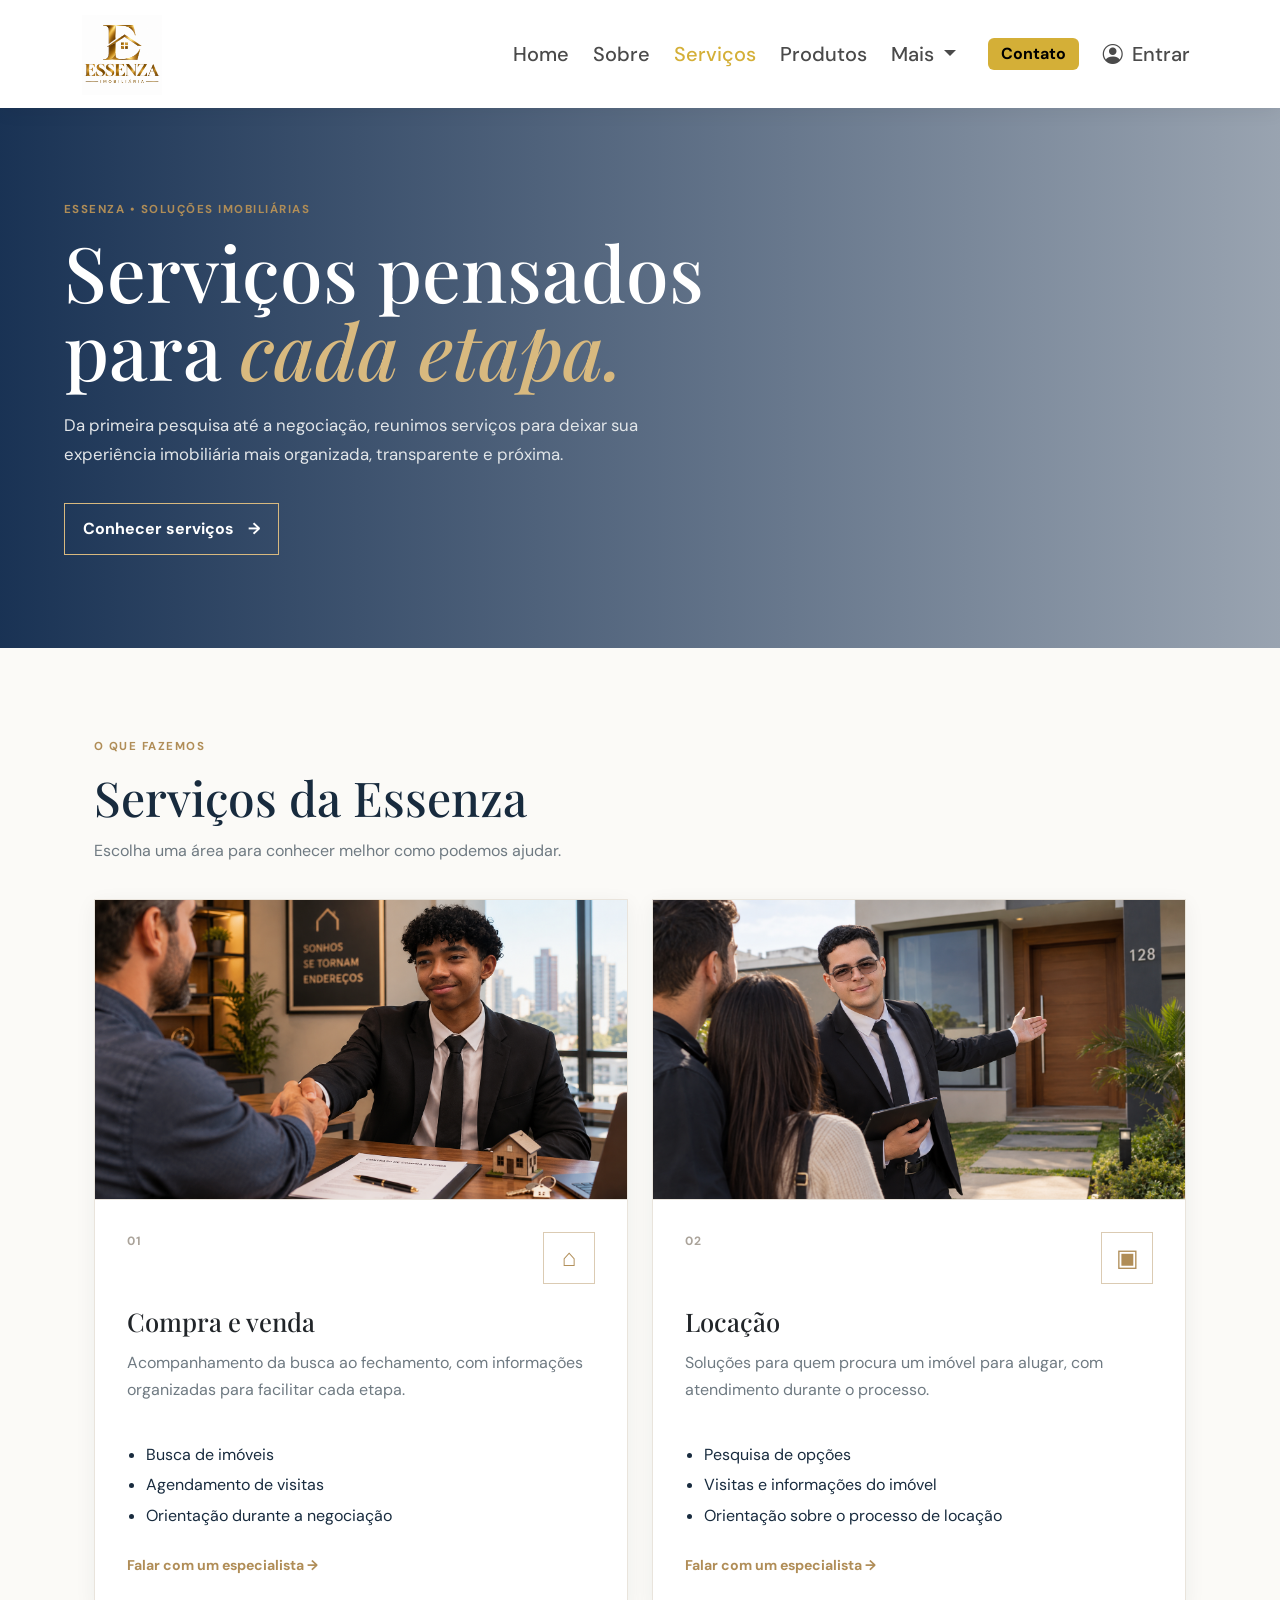
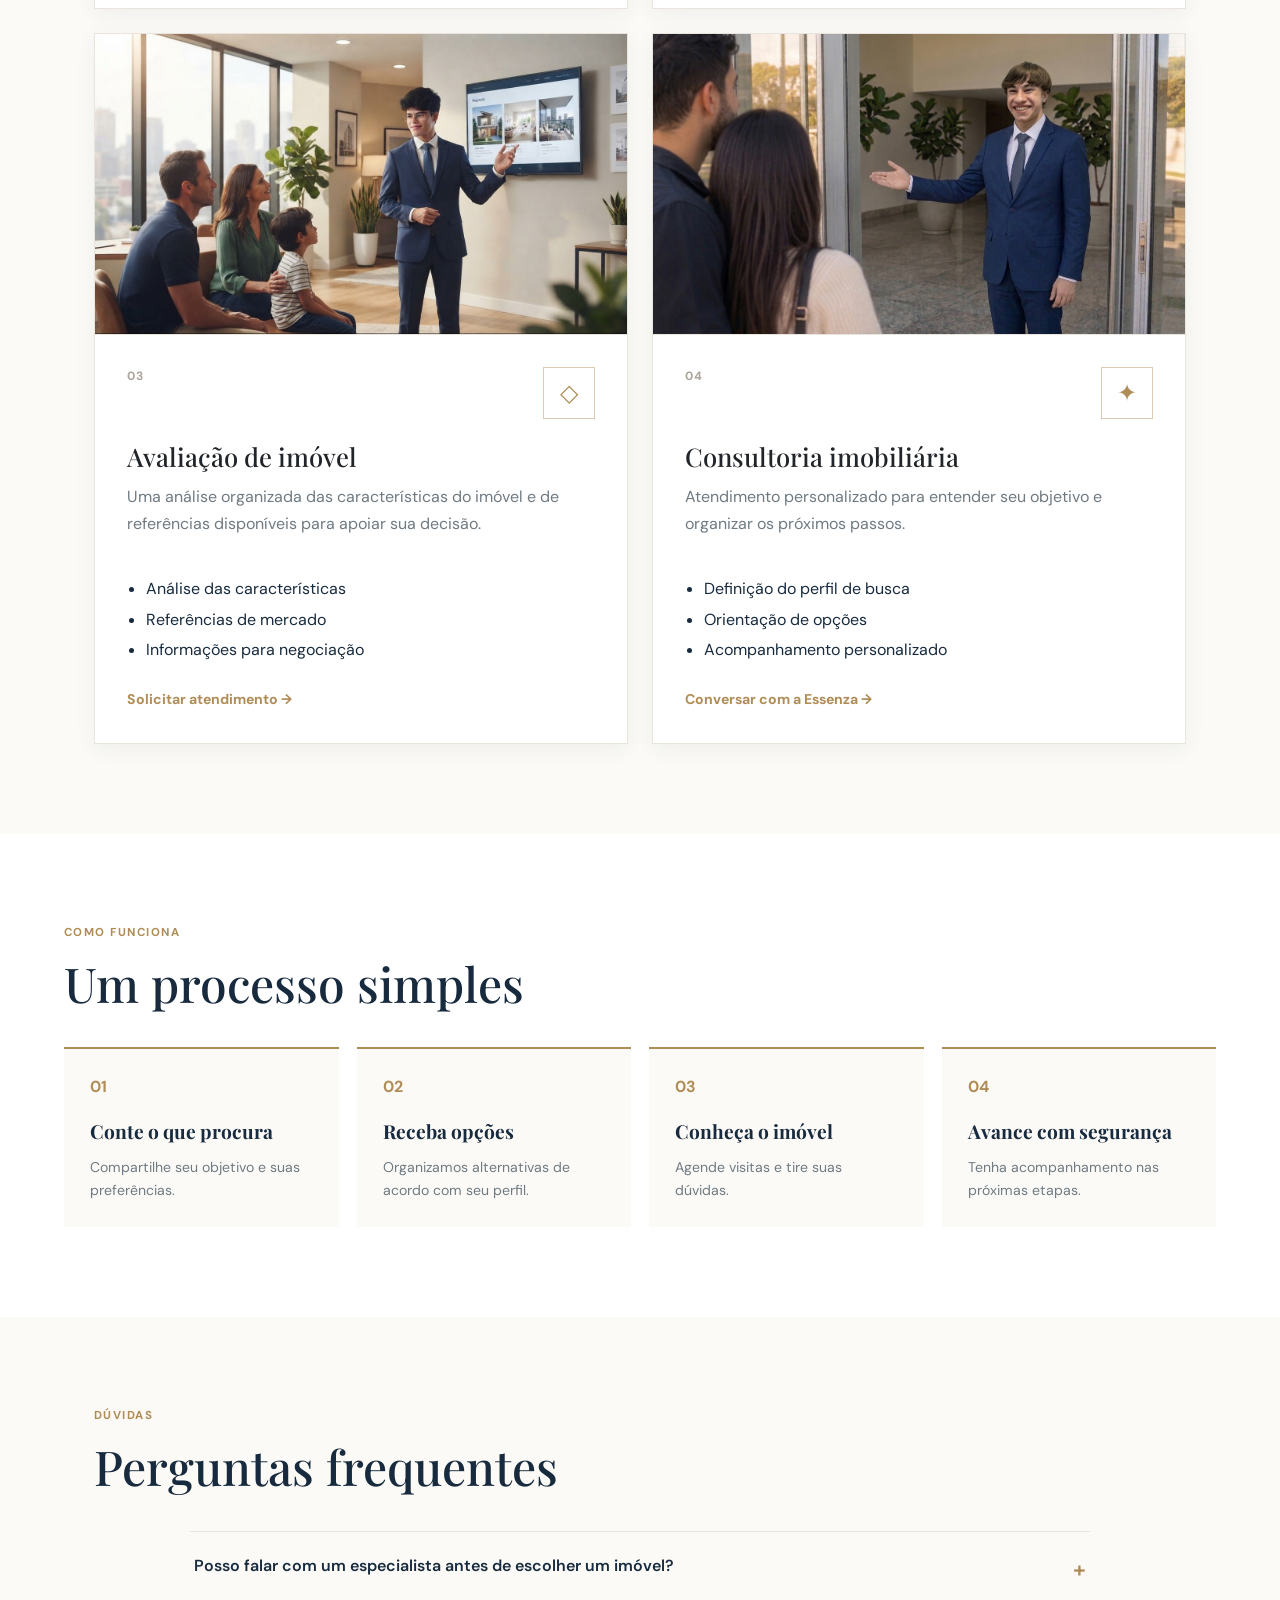
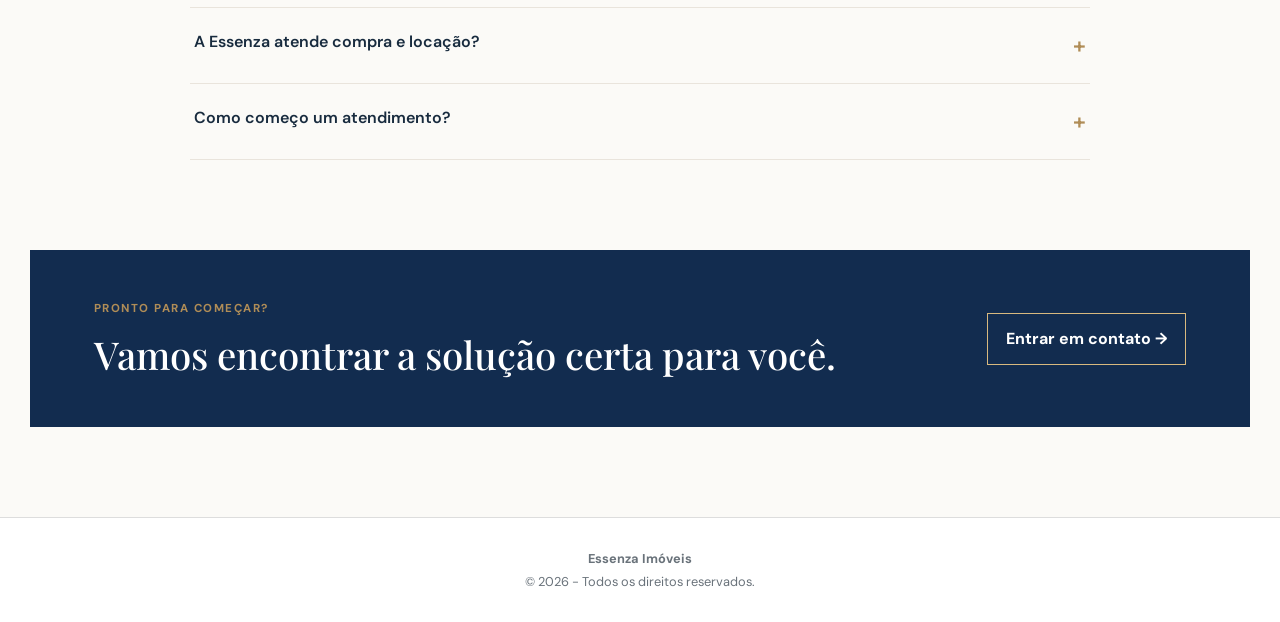
<file: src/pages/servicos.html>
<!doctype html>
<html lang="pt-BR">
<head>
  <meta charset="UTF-8">
  <meta name="viewport" content="width=device-width, initial-scale=1.0">
  <title>𝓔𝓼𝓼𝓮𝓷𝔃𝓪 | Serviços</title>

<link rel="stylesheet" href="https://cdn.jsdelivr.net/npm/bootstrap-icons@1.11.3/font/bootstrap-icons.min.css">

  <link href="https://cdn.jsdelivr.net/npm/bootstrap@5.3.8/dist/css/bootstrap.min.css" rel="stylesheet">
  <link rel="stylesheet" href="./../style/servicos.css">
</head>

<body>
  <nav class="navbar navbar-expand-lg navbar-custom sticky-top py-2">
        <div class="container">
          <!-- Troquei container-fluid por container para centralizar melhor em telas grandes -->

          <!-- Logo -->
          <a class="navbar-brand" href="./../../index.html">
            <img
              src="./../img/essenza.png"
              alt="Logo Essenza"
              width="80"
              height="80"
              class="d-inline-block align-text-top"
            />
          </a>

          <!-- Botão Responsivo (Mobile) que faltava -->
          <button
            class="navbar-toggler border-0 shadow-none"
            type="button"
            data-bs-toggle="collapse"
            data-bs-target="#navbarNav"
            aria-controls="navbarNav"
            aria-expanded="false"
            aria-label="Alternar navegação"
          >
            <span class="navbar-toggler-icon"></span>
          </button>

          <!-- Links da Navegação -->
          <div
            class="collapse navbar-collapse justify-content-end"
            id="navbarNav"
          >
            <ul class="navbar-nav align-items-center gap-2">
              <li class="nav-item">
                <a
                  class="nav-link fs-5"
                  aria-current="page"
                  href="./../../index.html"
                  >Home</a
                >
              </li>

              <li class="nav-item">
                <a class="nav-link fs-5" href="sobre.html">Sobre</a>
              </li>

              <li class="nav-item">
                <a class="nav-link active fs-5" href="servicos.html"
                  >Serviços</a
                >
              </li>

              <li class="nav-item">
                <a class="nav-link fs-5" href="servicos_produtos.html"
                  >Produtos</a
                >
              </li>

              <li class="nav-item dropdown">
                <a
                  class="nav-link dropdown-toggle fs-5"
                  href="#"
                  role="button"
                  data-bs-toggle="dropdown"
                  aria-expanded="false"
                >
                  Mais
                </a>
                <ul class="dropdown-menu">
                  <li>
                    <a class="dropdown-item" href="fluxograma.html"
                      >Fluxograma / Prog. e Alg.</a
                    >
                  </li>
                  <li><hr class="dropdown-divider" /></li>
                  <li>
                    <a class="dropdown-item" href="equipe.html"
                      >Equipe</a
                    >
                  </li>
                </ul>
              </li>

              <li class="nav-item ms-lg-3 mt-3 mt-lg-0">
                <a
                  class="badge text-bg-warning" style="background-color: #D4AF37 !important; text-decoration: none; font-size: 1rem; padding: 0.5rem 0.8rem;"
                  href="contatos.html"
                >
                  Contato
                </a>
              </li>

                <li class="nav-item ms-lg-2" id="authNavItem">
                    <a class="nav-link fs-5" href="login.html">
                        <i class="bi bi-person-circle me-1"></i> Entrar
                    </a>
                </li>

            </ul>
          </div>
        </div>
      </nav>

  <header class="services-hero">
    <div class="services-hero-content">
      <p class="eyebrow">Essenza • soluções imobiliárias</p>
      <h1>Serviços pensados para <em>cada etapa.</em></h1>
      <p>
        Da primeira pesquisa até a negociação, reunimos serviços para deixar
        sua experiência imobiliária mais organizada, transparente e próxima.
      </p>
      <a href="#lista-servicos" class="hero-button">Conhecer serviços <span>→</span></a>
    </div>
  </header>

  <main>
    <section class="service-list-section" id="lista-servicos">
      <div class="section-heading">
        <p class="eyebrow">O que fazemos</p>
        <h2>Serviços da Essenza</h2>
        <p>Escolha uma área para conhecer melhor como podemos ajudar.</p>
      </div>

      <div class="row g-4 service-detail-grid">
        <div class="col-12 col-md-6">
          <article class="card service-detail h-100" id="compra-venda">
            <!-- Espaço da imagem: troque o src do <img> pela foto do serviço -->
            <div class="service-media ratio ratio-16x9">
              <img src="./../img/compra_venda.png" class="card-img-top object-fit-cover" alt="Imagem do serviço: Compra e venda de imóveis" loading="lazy">
            </div>

            <div class="card-body service-detail-body d-flex flex-column">
              <div class="service-detail-top">
                <span class="detail-number">01</span>
                <span class="detail-icon">⌂</span>
              </div>
              <h3>Compra e venda</h3>
              <p>Acompanhamento da busca ao fechamento, com informações organizadas para facilitar cada etapa.</p>
              <ul>
              <li>Busca de imóveis</li>
              <li>Agendamento de visitas</li>
              <li>Orientação durante a negociação</li>
              </ul>
              <a class="mt-auto" href="contatos.html">Falar com um especialista →</a>
            </div>
          </article>
        </div>

        <div class="col-12 col-md-6">
          <article class="card service-detail h-100" id="locacao">
            <!-- Espaço da imagem: troque o src do <img> pela foto do serviço -->
            <div class="service-media ratio ratio-16x9">
              <img src="./../img/locacao.png" class="card-img-top object-fit-cover" alt="Imagem do serviço: Locação de imóveis" loading="lazy">
            </div>

            <div class="card-body service-detail-body d-flex flex-column">
              <div class="service-detail-top">
                <span class="detail-number">02</span>
                <span class="detail-icon">▣</span>
              </div>
              <h3>Locação</h3>
              <p>Soluções para quem procura um imóvel para alugar, com atendimento durante o processo.</p>
              <ul>
              <li>Pesquisa de opções</li>
              <li>Visitas e informações do imóvel</li>
              <li>Orientação sobre o processo de locação</li>
              </ul>
              <a class="mt-auto" href="contatos.html">Falar com um especialista →</a>
            </div>
          </article>
        </div>

        <div class="col-12 col-md-6">
          <article class="card service-detail h-100" id="avaliacao">
            <!-- Espaço da imagem: troque o src do <img> pela foto do serviço -->
            <div class="service-media ratio ratio-16x9">
              <img src="./../img/avaliacao.png" class="card-img-top object-fit-cover" alt="Imagem do serviço: Avaliação de imóvel" loading="lazy">
            </div>

            <div class="card-body service-detail-body d-flex flex-column">
              <div class="service-detail-top">
                <span class="detail-number">03</span>
                <span class="detail-icon">◇</span>
              </div>
              <h3>Avaliação de imóvel</h3>
              <p>Uma análise organizada das características do imóvel e de referências disponíveis para apoiar sua decisão.</p>
              <ul>
              <li>Análise das características</li>
              <li>Referências de mercado</li>
              <li>Informações para negociação</li>
              </ul>
              <a class="mt-auto" href="contatos.html">Solicitar atendimento →</a>
            </div>
          </article>
        </div>

        <div class="col-12 col-md-6">
          <article class="card service-detail h-100" id="consultoria">
            <!-- Espaço da imagem: troque o src do <img> pela foto do serviço -->
            <div class="service-media ratio ratio-16x9">
              <img src="./../img/consultoria.jpg" class="card-img-top object-fit-cover" alt="Imagem do serviço: Consultoria imobiliária" loading="lazy">
            </div>

            <div class="card-body service-detail-body d-flex flex-column">
              <div class="service-detail-top">
                <span class="detail-number">04</span>
                <span class="detail-icon">✦</span>
              </div>
              <h3>Consultoria imobiliária</h3>
              <p>Atendimento personalizado para entender seu objetivo e organizar os próximos passos.</p>
              <ul>
              <li>Definição do perfil de busca</li>
              <li>Orientação de opções</li>
              <li>Acompanhamento personalizado</li>
              </ul>
              <a class="mt-auto" href="contatos.html">Conversar com a Essenza →</a>
            </div>
          </article>
        </div>

      </div>
    </section>

    <section class="process-section">
      <div class="section-heading">
        <p class="eyebrow">Como funciona</p>
        <h2>Um processo simples</h2>
      </div>

      <div class="process-grid">
        <div><span>01</span><strong>Conte o que procura</strong><p>Compartilhe seu objetivo e suas preferências.</p></div>
        <div><span>02</span><strong>Receba opções</strong><p>Organizamos alternativas de acordo com seu perfil.</p></div>
        <div><span>03</span><strong>Conheça o imóvel</strong><p>Agende visitas e tire suas dúvidas.</p></div>
        <div><span>04</span><strong>Avance com segurança</strong><p>Tenha acompanhamento nas próximas etapas.</p></div>
      </div>
    </section>

    <section class="faq-section">
      <div class="section-heading">
        <p class="eyebrow">Dúvidas</p>
        <h2>Perguntas frequentes</h2>
      </div>

      <div class="faq-list">
        <div class="faq-item">
          <button class="faq-question" type="button">Posso falar com um especialista antes de escolher um imóvel? <span>+</span></button>
          <div class="faq-answer"><p>Sim. Você pode entrar em contato para explicar o que procura e receber orientação sobre os próximos passos.</p></div>
        </div>
        <div class="faq-item">
          <button class="faq-question" type="button">A Essenza atende compra e locação? <span>+</span></button>
          <div class="faq-answer"><p>Sim. A página de serviços reúne as principais áreas de atendimento, incluindo compra, venda e locação.</p></div>
        </div>
        <div class="faq-item">
          <button class="faq-question" type="button">Como começo um atendimento? <span>+</span></button>
          <div class="faq-answer"><p>Você pode acessar a página de contato e enviar sua mensagem com o tipo de imóvel e objetivo desejado.</p></div>
        </div>
      </div>
    </section>

    <section class="services-cta">
      <div>
        <p class="eyebrow">Pronto para começar?</p>
        <h2>Vamos encontrar a solução certa para você.</h2>
      </div>
      <a href="contatos.html">Entrar em contato <span>→</span></a>
    </section>
  </main>

  <footer>
    <p><strong>Essenza Imóveis</strong></p>
    <p>© 2026 - Todos os direitos reservados.</p>
  </footer>

  <button id="back-to-top" type="button" aria-label="Voltar ao topo">↑</button>

  <script src="https://code.jquery.com/jquery-3.7.1.min.js"></script>
  <script src="https://cdn.jsdelivr.net/npm/bootstrap@5.3.8/dist/js/bootstrap.bundle.min.js"></script>
  <script src="./../js/servicos.js"></script>
  <script src="./../js/auth-nav.js"></script>
</body>
</html>
</file>
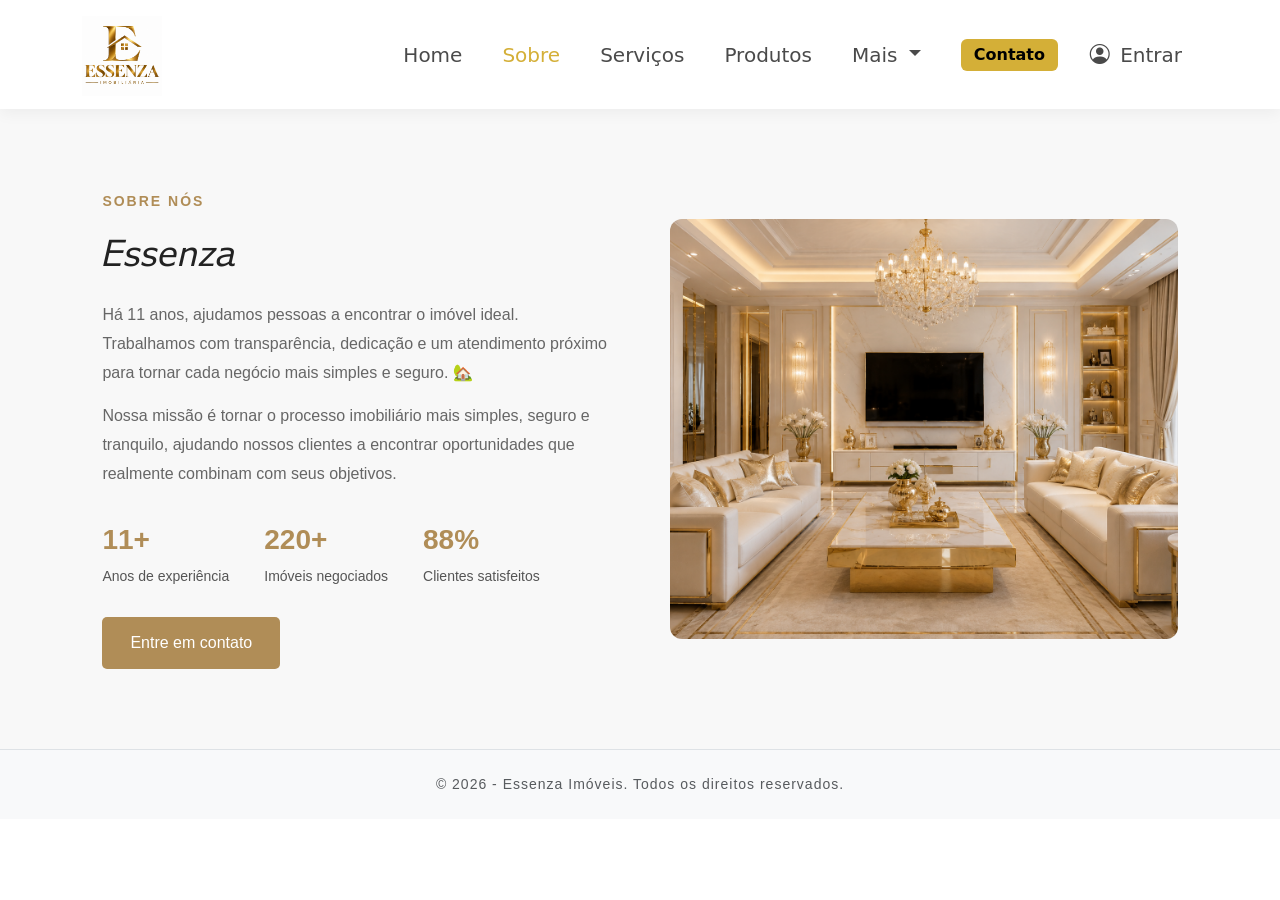
<file: src/pages/sobre.html>
<!doctype html>

<html lang="pt-BR">
  <head>
    <meta charset="UTF-8" />

    <meta name="viewport" content="width=device-width, initial-scale=1.0" />
    <link
      href="https://cdn.jsdelivr.net/npm/bootstrap@5.3.8/dist/css/bootstrap.min.css"
      rel="stylesheet"
      integrity="sha384-sRIl4kxILFvY47J16cr9ZwB07vP4J8+LH7qKQnuqkuIAvNWLzeN8tE5YBujZqJLB"
      crossorigin="anonymous"
    />

<link rel="stylesheet" href="https://cdn.jsdelivr.net/npm/bootstrap-icons@1.11.3/font/bootstrap-icons.min.css">

    <script
      src="https://cdn.jsdelivr.net/npm/bootstrap@5.3.8/dist/js/bootstrap.bundle.min.js"
      integrity="sha384-FKyoEForCGlyvwx9Hj09JcYn3nv7wiPVlz7YYwJrWVcXK/BmnVDxM+D2scQbITxI"
      crossorigin="anonymous"
    ></script>
    <title>Essenza Imobiliária</title>

    <!-- Adicione este <style> logo acima do <nav> ou dentro do <head> do seu HTML -->
    <style>
      /* Customizações modernas para o Navbar */
      .navbar-custom {
        background-color: #ffffff; /* Fundo limpo */
        box-shadow: 0 4px 15px rgba(0, 0, 0, 0.05); /* Sombra suave */
        transition: all 0.3s ease;
      }

      /*Texto dourado*/
      .text-gold {
        color: #D4AF37 !important;
      }

      /*Texto com fundo dourado*/
      .text-bg-gold {
        color: #fff !important;
        background-color: #D4AF37 !important;
      }
      .navbar-custom .nav-link {
        font-weight: 500;
        color: #4a4a4a; /* Cinza escuro elegante */
        transition: color 0.3s ease-in-out;
        padding: 0.5rem 1rem !important;
      }

      /* Efeito hover usando a cor do seu projeto (warning/amarelo) */
      .navbar-custom .nav-link:hover,
      .navbar-custom .nav-link.active {
        color: #D4AF37 !important;
      }

      /* Efeito de zoom suave no logo */
      .navbar-brand img {
        transition: transform 0.3s ease;
      }

      .navbar-brand img:hover {
        transform: scale(1.05);
      }

      /* Deixando o dropdown mais bonito */
      .dropdown-menu {
        border: none;
        box-shadow: 0 8px 16px rgba(0, 0, 0, 0.1);
        border-radius: 8px;
      }
    </style>
  </head>

  <body>
  <nav class="navbar navbar-expand-lg navbar-custom sticky-top py-2">
        <div class="container">
          <!-- Troquei container-fluid por container para centralizar melhor em telas grandes -->

          <!-- Logo -->
          <a class="navbar-brand" href="./../../index.html">
            <img
              src="./../img/essenza.png"
              alt="Logo Essenza"
              width="80"
              height="80"
              class="d-inline-block align-text-top"
            />
          </a>

          <!-- Botão Responsivo (Mobile) que faltava -->
          <button
            class="navbar-toggler border-0 shadow-none"
            type="button"
            data-bs-toggle="collapse"
            data-bs-target="#navbarNav"
            aria-controls="navbarNav"
            aria-expanded="false"
            aria-label="Alternar navegação"
          >
            <span class="navbar-toggler-icon"></span>
          </button>

          <!-- Links da Navegação -->
          <div
            class="collapse navbar-collapse justify-content-end"
            id="navbarNav"
          >
            <ul class="navbar-nav align-items-center gap-2">
              <li class="nav-item">
                <a
                  class="nav-link fs-5"
                  aria-current="page"
                  href="./../../index.html"
                  >Home</a
                >
              </li>

              <li class="nav-item">
                <a 
                  class="nav-link active fs-5" 
                  href="sobre.html"
                  >Sobre</a>
              </li>

              <li class="nav-item">
                <a class="nav-link fs-5" href="servicos.html"
                  >Serviços</a
                >
              </li>

              <li class="nav-item">
                <a class="nav-link fs-5" href="servicos_produtos.html"
                  >Produtos</a
                >
              </li>

              <li class="nav-item dropdown">
                <a
                  class="nav-link dropdown-toggle fs-5"
                  href="#"
                  role="button"
                  data-bs-toggle="dropdown"
                  aria-expanded="false"
                >
                  Mais
                </a>
                <ul class="dropdown-menu">
                  <li>
                    <a class="dropdown-item" href="fluxograma.html"
                      >Fluxograma / Prog. e Alg.</a
                    >
                  </li>
                  <li><hr class="dropdown-divider" /></li>
                  <li>
                    <a class="dropdown-item" href="equipe.html"
                      >Equipe</a
                    >
                  </li>
                </ul>
              </li>

              <li class="nav-item ms-lg-3 mt-3 mt-lg-0">
                <a
                  class="badge text-bg-warning" style="background-color: #D4AF37 !important; text-decoration: none; font-size: 1rem; padding: 0.5rem 0.8rem;"
                  href="contatos.html"
                >
                  Contato
                </a>
              </li>

                <li class="nav-item ms-lg-2" id="authNavItem">
                    <a class="nav-link fs-5" href="login.html">
                        <i class="bi bi-person-circle me-1"></i> Entrar
                    </a>
                </li>

            </ul>
          </div>
        </div>
      </nav>

    <!--parte principal do site-->

    <section class="sobre" id="sobre">
      <!-- LOGO -->

      <div class="sobre-container">
        <div class="sobre-texto">
          <span class="sobre-subtitulo">SOBRE NÓS</span>

          <h2>𝘌𝘴𝘴𝘦𝘯𝘻𝘢</h2>

          <p>
            Há 11 anos, ajudamos pessoas a encontrar o imóvel ideal. Trabalhamos
            com transparência, dedicação e um atendimento próximo para tornar
            cada negócio mais simples e seguro. 🏡
          </p>

          <p>
            Nossa missão é tornar o processo imobiliário mais simples, seguro e
            tranquilo, ajudando nossos clientes a encontrar oportunidades que
            realmente combinam com seus objetivos.
          </p>

          <div class="sobre-info">
            <div>
              <strong>11+</strong>
              <span>Anos de experiência</span>
            </div>

            <div>
              <strong>220+</strong>
              <span>Imóveis negociados</span>
            </div>

            <div>
              <strong>88%</strong>
              <span>Clientes satisfeitos</span>
            </div>
          </div>

          <a href="contatos.html" class="btn-sobre"> Entre em contato </a>
        </div>

        <div class="sobre-imagem">
          <img src="./../img/imagi.png" alt="Imóvel moderno" />
        </div>
      </div>
    </section>

    <footer class="bg-light text-center py-4 border-top w-100">
      <div class="container">
        <p
          class="text-muted small mb-0"
          style="font-family: Arial, sans-serif; letter-spacing: 1px"
        >
          &copy; 2026 - Essenza Imóveis. Todos os direitos reservados.
        </p>
      </div>
    </footer>

    <style>
      * {
        margin: 0;
        padding: 0;
        box-sizing: border-box;
      }

      /* LOGO */

      .header {
        width: 100%;
        height: 115px;
        background: #ffffff;
        display: flex;
        align-items: center;
        padding: 0;
        box-shadow: 0 2px 10px rgba(0, 0, 0, 0.05);
      }

      .logo {
        width: 115px;
        height: 115px;
        object-fit: contain;
        margin-left: 0;
      }

      /* SOBRE */

      .sobre {
        padding: 80px 8%;
        background: #f8f8f8;
        font-family: Arial, sans-serif;
      }

      .sobre-container {
        max-width: 1200px;
        margin: auto;
        display: flex;
        align-items: center;
        gap: 60px;
      }

      .sobre-texto {
        flex: 1;
      }

      .sobre-subtitulo {
        color: #b08d57;
        font-size: 14px;
        font-weight: bold;
        letter-spacing: 2px;
      }

      .sobre h2 {
        font-size: 40px;
        color: #222;
        margin: 15px 0 25px;
      }

      .sobre p {
        color: #666;
        line-height: 1.8;
        margin-bottom: 15px;
      }

      .sobre-info {
        display: flex;
        gap: 35px;
        margin: 30px 0;
      }

      .sobre-info div {
        display: flex;
        flex-direction: column;
      }

      .sobre-info strong {
        font-size: 28px;
        color: #b08d57;
      }

      .sobre-info span {
        color: #555;
        font-size: 14px;
        margin-top: 5px;
      }

      .btn-sobre {
        display: inline-block;
        padding: 14px 28px;
        background: #b08d57;
        color: white;
        text-decoration: none;
        border-radius: 5px;
        transition: 0.3s;
      }

      .btn-sobre:hover {
        background: #8f713f;
      }

      .sobre-imagem {
        flex: 1;
      }

      .sobre-imagem img {
        width: 100%;
        height: 420px;
        object-fit: cover;
        border-radius: 12px;
      }

      /* RESPONSIVO */

      @media (max-width: 768px) {
        .header {
          height: 90px;
          padding: 0;
        }

        .logo {
          width: 90px;
          height: 90px;
        }

        .sobre-container {
          flex-direction: column;
        }

        .sobre h2 {
          font-size: 32px;
        }

        .sobre-info {
          flex-wrap: wrap;
        }

        .sobre-imagem img {
          height: 300px;
        }
      }
    </style>
    <script src="./../js/auth-nav.js"></script>
  </body>
</html>
</file>
<file: src/style/contatos.css>
/* ==========================================================================
   1. CONFIGURAÇÕES GERAIS E CORES
   ========================================================================== */
* {
    margin: 0;
    padding: 0;
    box-sizing: border-box;
    font-family: 'Georgia', 'Times New Roman', Times, serif;
}

body {
    background: linear-gradient(135deg, #f8f8f8 0%, #eeeeee 100%);
    color: #1a1a1a;
    display: flex;
    justify-content: center;
    align-items: center;
    min-height: 100vh;
    padding: 40px 20px;
}

/* ==========================================================================
   2. CONTAINER PREMIUM
   ========================================================================== */
.container {
    width: 100%;
    max-width: 1100px;
    background: #ffffff;
    border-radius: 8px;
    box-shadow: 0 20px 50px rgba(176, 141, 87, 0.08), 0 5px 15px rgba(0, 0, 0, 0.03);
    padding: 50px;
    border-top: 5px solid #b08d57;
    position: relative;
}

.container::after {
    content: '';
    position: absolute;
    bottom: 0;
    left: 10%;
    width: 80%;
    height: 1px;
    background: linear-gradient(to right, transparent, #b08d57, transparent);
}

/* ==========================================================================
   3. CABEÇALHO / NAV COM FOTO DA EMPRESA
   ========================================================================== */
header nav {
    display: flex;
    justify-content: space-between;
    align-items: center; /* Centraliza verticalmente a logo e os links */
    border-bottom: 1px solid #eaeaea;
    padding-bottom: 25px;
    margin-bottom: 50px;
}

/* Alinha a imagem ao lado dos textos da logo */
.logo-container {
    display: flex;
    align-items: center;
    gap: 15px; /* Espaço entre a foto e o texto */
}

/* Estilização moderna para a foto da empresa */
.logo-empresa {
    width: 55px; /* Tamanho equilibrado para um logotipo */
    height: 55px;
    object-fit: cover; /* Garante que a foto não fique distorcida ou esticada */
    border-radius: 20px; /* Deixa a foto redonda (estilo premium) */
    border: 2px solid #b08d57; /* Borda fina dourada ao redor da foto */
}

.logo-text h1 {
    color: #1a1a1a;
    font-size: 28px;
    font-weight: normal;
    letter-spacing: 1px;
    line-height: 1;
}

.sub-logo {
    font-family: Arial, sans-serif;
    font-size: 10px;
    text-transform: uppercase;
    color: #b08d57;
    letter-spacing: 2px;
    display: block;
    margin-top: 4px;
}

.nav-links a {
    color: #777777;
    text-decoration: none;
    font-size: 13px;
    font-family: Arial, sans-serif;
    text-transform: uppercase;
    letter-spacing: 1.5px;
    margin-left: 25px;
    padding-bottom: 5px;
    transition: all 0.3s ease;
    border-bottom: 2px solid transparent;
}

.nav-links a:hover, .nav-links a.active {
    color: #b08d57;
    border-bottom: 2px solid #b08d57;
}

/* ==========================================================================
   4. CONTEÚDO PRINCIPAL (MAIN)
   ========================================================================== */
main {
    display: flex;
    gap: 80px;
    margin-bottom: 50px;
}

.left {
    flex: 1;
    display: flex;
    flex-direction: column;
    padding-right: 20px;
}

.left h2 {
    font-size: 36px;
    font-weight: normal;
    line-height: 1.2;
    margin-bottom: 20px;
    color: #1a1a1a;
}

.left h2 span {
    color: #b08d57;
    font-style: italic;
}

.intro-text {
    font-size: 15px;
    line-height: 1.7;
    color: #666666;
    margin-bottom: 40px;
}

.info-block {
    margin-bottom: 30px;
}

.info-block h3 {
    color: #b08d57;
    font-size: 12px;
    text-transform: uppercase;
    letter-spacing: 2px;
    margin-bottom: 8px;
    font-family: Arial, sans-serif;
}

.info-block p {
    color: #333333;
    font-size: 16px;
    line-height: 1.5;
}

.phone-number {
    font-size: 20px !important;
    color: #1a1a1a !important;
    font-weight: bold;
    letter-spacing: 0.5px;
}

.phone-number-div{
    display: flex;
}

a{
    text-decoration: none;
}

/* Lado Direito - Formulário */
.right {
    flex: 1.2;
    background: #fbfbfb;
    padding: 40px;
    border-radius: 6px;
    border: 1px solid #f0f0f0;
    display: flex;
    flex-direction: column;
    gap: 25px;
}

.right h2 {
    color: #1a1a1a;
    font-size: 22px;
    font-weight: normal;
    margin-bottom: 5px;
    letter-spacing: 0.5px;
}

/* ==========================================================================
   5. INTERATIVIDADE DOS CAMPOS E BOTÃO
   ========================================================================== */
.phone-number{
    font-family: 'Gill Sans', 'Gill Sans MT', Calibri, 'Trebuchet MS', sans-serif;
}

.input-group {
    position: relative;
    width: 100%;
}

.right input, .right textarea {
    width: 100%;
    padding: 16px 20px;
    border: 1px solid #dddddd;
    border-left: 3px solid #cccccc;
    border-radius: 4px;
    background-color: #ffffff;
    font-size: 15px;
    font-family: Arial, sans-serif;
    color: #2b2b2b;
    transition: all 0.3s ease;
}

.right input::placeholder, .right textarea::placeholder {
    color: #aaaaaa;
    font-style: italic;
    font-size: 14px;
}

.right input:focus, .right textarea:focus {
    outline: none;
    border-color: #b08d57;
    border-left: 3px solid #b08d57;
    box-shadow: 0 5px 15px rgba(176, 141, 87, 0.05);
}

button {
    background-color: transparent;
    color: #b08d57;
    border: 2px solid #b08d57;
    padding: 16px;
    font-size: 14px;
    font-family: Arial, sans-serif;
    text-transform: uppercase;
    letter-spacing: 2px;
    font-weight: bold;
    cursor: pointer;
    border-radius: 4px;
    margin-top: 10px;
    transition: all 0.4s cubic-bezier(0.25, 0.46, 0.45, 0.94);
}

button:hover {
    background-color: #b08d57;
    color: #ffffff;
    box-shadow: 0 8px 20px rgba(176, 141, 87, 0.2);
}

/* ==========================================================================
   6. RODAPÉ (FOOTER)
   ========================================================================== */
footer {
    border-top: 1px solid #eaeaea;
    padding-top: 30px;
    text-align: center;
}

footer p {
    font-family: Arial, sans-serif;
    font-size: 12px;
    color: #999999;
    letter-spacing: 1px;
}

/* ==========================================================================
   7. RESPONSIVIDADE ULTRA (Celulares)
   ========================================================================== */
@media (max-width: 900px) {
    main {
        flex-direction: column;
        gap: 50px;
    }

    .left {
        padding-right: 0;
        text-align: center;
    }
    
    .left h2 br {
        display: none;
    }

    .right {
        padding: 30px 20px;
    }

    .container {
        padding: 30px 20px;
    }
    
    /* Ajusta o topo para o celular colocando a logo acima dos links */
    header nav {
        flex-direction: column;
        align-items: center;
        gap: 20px;
    }
    
    .logo-container {
        flex-direction: column; /* Foto em cima do texto no celular */
        text-align: center;
        gap: 8px;
    }
    
    .nav-links a {
        margin: 0 10px;
    }
}
</file>
<file: src/style/equipe.css>
css

* {
    margin: 0;
    padding: 0;
    box-sizing: border-box;
}

body {
    font-family: Arial, Helvetica, sans-serif;

    background-color: #ffffff;
    color: #181201;

    min-height: 100vh;
}

.cabecalho {
    text-align: center;

    padding: 80px 20px 60px;

    background-color: #ffffff;
}

.cabecalho h1 {
    color: #d4af37;

    font-size: 48px;
    font-weight: 600;

    letter-spacing: 1px;

    margin-bottom: 18px;
}

.cabecalho h1::after {
    content: "";

    display: block;

    width: 70px;
    height: 3px;

    background-color: #d4af37;

    margin: 18px auto 0;

    border-radius: 10px;
}

.cabecalho p {
    color: #d4af37;

    font-size: 17px;

    margin-top: 25px;

    letter-spacing: 0.5px;
}

.equipe {
    width: 90%;
    max-width: 1150px;

    margin: 0 auto;

    padding-bottom: 80px;

    display: grid;

    grid-template-columns: repeat(2, 1fr);

    gap: 30px;
}

.membro {
    background-color: #bda452;

    border: 1px solid #fcfcfd;

    border-radius: 15px;

    padding: 30px;

    display: flex;

    align-items: center;

    gap: 25px;

    min-height: 210px;

    transition: all 0.3s ease;
}

.membro:hover {
    transform: translateY(-7px);

    background-color: #8f762c;;

    border-color: #fbf9e4;

    box-shadow:
        0 10px 30px rgba(0, 0, 0, 0.25);
}

.foto {
    width: 145px;
    height: 145px;

    min-width: 145px;

    border-radius: 50%;

    overflow: hidden;

    background-color: #000000;

    border: 4px solid #b08d57;

    box-shadow:
        0 0 0 4px rgba(3, 3, 3, 0.05);
}

.foto img {
    width: 100%;
    height: 100%;

    object-fit: cover;

    display: block;
}

.informacoes {
    flex: 1;
}

.informacoes h2 {
    color: #fbf9e4;

    font-size: 23px;

    line-height: 1.25;

    margin-bottom: 8px;
}

.informacoes h3 {
    color: #b08d57;

    font-size: 14px;

    font-weight: bold;

    text-transform: uppercase;

    letter-spacing: 1.5px;

    margin-bottom: 14px;
}

.informacoes p {
    color: #fbf9e4;

    opacity: 0.85;

    font-size: 14px;

    line-height: 1.7;
}

footer {
    width: 100%;
    background-color: #ffffff; /* Fundo branco limpo */
    border-top: 1px solid #d1d5db; /* Linha cinza clara nítida para criar a divisão */
    text-align: center;
    padding: 25px 20px;
    box-sizing: border-box;
}

footer p {
    color: #374151; /* Cinza escuro para excelente contraste e leitura */
    font-size: 13px;
    margin: 0; /* Remove margens que desalinhavam o bloco */
    font-family: Arial, sans-serif;
    letter-spacing: 1px;
    line-height: 1;
}



/* Tablets */

@media (max-width: 950px) {

    .equipe {
        grid-template-columns: 1fr;

        max-width: 700px;
    }

}

@media (max-width: 600px) {

    .cabecalho {
        padding: 60px 20px 45px;
    }

    .cabecalho h1 {
        font-size: 36px;
    }

    .cabecalho p {
        font-size: 15px;
    }

    .membro {
        flex-direction: column;

        text-align: center;

        padding: 30px 20px;
    }

    .foto {
        width: 130px;
        height: 130px;

        min-width: 130px;
    }

    .informacoes h2 {
        font-size: 21px;
    }

    .informacoes h3 {
        font-size: 13px;
    }

    .informacoes p {
        font-size: 14px;
    }

}

@media (max-width: 400px) {

    .cabecalho h1 {
        font-size: 30px;
    }

    .equipe {
        width: 94%;
    }

    .membro {
        padding: 25px 15px;
    }

}
</file>
<file: src/style/login.css>
:root {
            --gold: #D4AF37;
            --gold-dark: #B99120;
            --ink: #171717;
            --muted: #6F6F6F;
            --cream: #FBFAF7;
        }

        * {
            box-sizing: border-box;
        }

        body {
            min-height: 100vh;
            margin: 0;
            display: flex;
            align-items: center;
            justify-content: center;
            padding: 30px 16px;
            font-family: Arial, sans-serif;
            color: var(--ink);
            background:
                radial-gradient(
                    circle at 10% 10%,
                    rgba(212, 175, 55, 0.12),
                    transparent 30%
                ),
                linear-gradient(135deg, #fff, var(--cream));
        }

        .login-container {
            width: 100%;
            max-width: 440px;
        }

        .login-card {
            padding: 36px;
            background: #fff;
            border: 1px solid rgba(212, 175, 55, 0.3);
            border-radius: 22px;
            box-shadow: 0 18px 55px rgba(0, 0, 0, 0.08);
        }

        .logo {
            display: block;
            width: 100px;
            height: 100px;
            margin: 0 auto 12px;
            object-fit: contain;
        }

        .brand {
            text-align: center;
            margin-bottom: 28px;
        }

        .brand h1 {
            font-size: 1.9rem;
            font-weight: 700;
            margin-bottom: 5px;
        }

        .gold {
            color: var(--gold);
        }

        .brand p {
            color: var(--muted);
            font-size: 0.9rem;
            margin: 0;
        }

        .auth-tabs {
            display: flex;
            gap: 8px;
            padding: 5px;
            margin-bottom: 25px;
            background: #f5f3ed;
            border-radius: 12px;
        }

        .auth-tab {
            flex: 1;
            padding: 11px;
            border: none;
            border-radius: 9px;
            background: transparent;
            color: var(--muted);
            font-weight: 600;
            transition: 0.2s;
        }

        .auth-tab.active {
            background: #fff;
            color: var(--ink);
            box-shadow: 0 2px 8px rgba(0, 0, 0, 0.07);
        }

        .form-label {
            font-size: 0.9rem;
            font-weight: 600;
        }

        .form-control {
            padding: 12px 14px;
            border: 1px solid #e5e2d9;
            border-radius: 10px;
        }

        .form-control:focus {
            border-color: var(--gold);
            box-shadow: 0 0 0 0.2rem rgba(212, 175, 55, 0.15);
        }

        .btn-gold {
            width: 100%;
            padding: 13px;
            border: 1px solid var(--gold);
            border-radius: 10px;
            background: var(--gold);
            color: #fff;
            font-weight: 700;
            transition: 0.2s;
        }

        .btn-gold:hover {
            background: var(--gold-dark);
            border-color: var(--gold-dark);
            color: #fff;
            transform: translateY(-1px);
        }

        .back-link {
            display: block;
            margin-top: 23px;
            text-align: center;
            color: var(--muted);
            font-size: 0.9rem;
            text-decoration: none;
        }

        .back-link:hover {
            color: var(--gold-dark);
        }

        .message {
            display: none;
            padding: 11px 13px;
            margin-bottom: 18px;
            border-radius: 9px;
            font-size: 0.9rem;
        }

        .message.success {
            display: block;
            color: #155724;
            background: #d4edda;
        }

        .message.error {
            display: block;
            color: #842029;
            background: #f8d7da;
        }

        .security-note {
            margin-top: 20px;
            color: #888;
            text-align: center;
            font-size: 0.75rem;
        }

        @media (max-width: 480px) {
            .login-card {
                padding: 26px 21px;
            }
        }
</file>
<file: src/style/servicos.css>
@import url("https://fonts.googleapis.com/css2?family=DM+Sans:wght@400;500;600;700&family=Playfair+Display:ital,wght@0,500;0,600;1,500&display=swap");

:root {
  --bg: #fbfaf7;
  --white: #fff;
  --navy: #122c4f;
  --text: #182b3e;
  --muted: #6f7a82;
  --gold: #b08d57;
  --gold-light: #d8b97f;
  --border: #e9e4dc;
}

* { box-sizing: border-box; }
html { scroll-behavior: smooth; }
body { margin: 0; background: var(--bg); color: var(--text); font-family: "DM Sans", sans-serif; }

.navbar-custom {
  background: rgba(255,255,255,.97);
  box-shadow: 0 4px 18px rgba(0,0,0,.06);
}
.navbar-custom .nav-link { color: #4a4a4a; font-weight: 500; transition: color .25s; }
.navbar-custom .nav-link:hover,
.navbar-custom .nav-link.active { color: #d4af37 !important; }
.navbar-brand img { transition: transform .25s; }
.navbar-brand img:hover { transform: scale(1.05); }
.dropdown-menu { border: 0; box-shadow: 0 8px 20px rgba(0,0,0,.10); border-radius: 8px; }
.contact-button {
  display: inline-block; padding: 10px 17px; background: #d4af37;
  color: #fff; text-decoration: none; font-weight: 600; border-radius: 3px;
  transition: .25s ease;
}
.contact-button:hover { background: #b99120; color: #fff; transform: translateY(-2px); }

.services-hero {
  min-height: 540px;
  display: flex;
  align-items: center;
  padding: 80px max(5%, calc((100vw - 1220px) / 2));
  color: #fff;
  background:
    linear-gradient(90deg, rgba(18,44,79,.97), rgba(18,44,79,.42)),
    url("https://images.unsplash.com/photo-1600585154526-990dced4db0d?auto=format&fit=crop&w=1800&q=85")
    center/cover;
}
.services-hero-content { max-width: 670px; }
.eyebrow {
  margin: 0 0 14px;
  color: var(--gold);
  font-size: .72rem;
  font-weight: 700;
  letter-spacing: .13em;
  text-transform: uppercase;
}
.services-hero h1 {
  margin: 0 0 22px;
  font-family: "Playfair Display", serif;
  font-size: clamp(3rem, 6vw, 5.2rem);
  font-weight: 500;
  line-height: 1.02;
}
.services-hero h1 em { color: var(--gold-light); }
.services-hero-content > p:not(.eyebrow) {
  max-width: 600px; color: #e2e6e9; line-height: 1.75; font-size: 1.05rem;
}
.hero-button {
  display: inline-flex; gap: 14px; margin-top: 18px; padding: 13px 18px;
  border: 1px solid var(--gold-light); color: #fff; text-decoration: none;
  font-weight: 700; transition: .25s ease;
}
.hero-button:hover { background: var(--gold); color: #fff; }

.service-list-section, .faq-section, .process-section {
  max-width: 1220px; margin: 0 auto; padding: 90px 5%;
}
.section-heading { margin-bottom: 35px; }
.section-heading h2 {
  margin: 0 0 10px; font-family: "Playfair Display", serif; font-size: clamp(2.1rem,4vw,3rem); font-weight: 500;
}
.section-heading > p:last-child { margin: 0; color: var(--muted); line-height: 1.7; }

/* Cards de serviço (Bootstrap .card): imagem no topo + corpo com o conteúdo */
.service-detail {
  --bs-card-border-radius: 0;
  position: relative; padding: 0; border-radius: 0; background: #fff; border: 1px solid var(--border);
  box-shadow: 0 5px 20px rgba(32,47,59,.06); transition: .28s ease; scroll-margin-top: 100px;
}
.service-media { background: #efe9df; border-bottom: 1px solid var(--border); }
.service-media img { border-radius: 0; }
.service-detail-body { padding: 32px; }
.service-detail:hover { transform: translateY(-5px); border-color: rgba(176,141,87,.55); box-shadow: 0 15px 35px rgba(32,47,59,.11); }
.service-detail-top { display: flex; justify-content: space-between; align-items: start; margin-bottom: 22px; }
.detail-number { color: #aaa39a; font-weight: 700; font-size: .75rem; letter-spacing: .08em; }
.detail-icon {
  display: grid; place-items: center; width: 52px; height: 52px;
  border: 1px solid rgba(176,141,87,.45); color: var(--gold); font-size: 1.5rem;
}
.service-detail h3 { margin: 0 0 12px; font-family: "Playfair Display",serif; font-size: 1.6rem; font-weight: 500; }
.service-detail-body > p { min-height: 75px; color: var(--muted); line-height: 1.7; }
.service-detail ul { margin: 0 0 24px; padding-left: 19px; color: var(--text); line-height: 1.9; }
.service-detail a { color: var(--gold); font-weight: 700; text-decoration: none; font-size: .88rem; }

.process-section { background: #fff; max-width: none; padding-left: max(5%, calc((100vw - 1220px) / 2)); padding-right: max(5%, calc((100vw - 1220px) / 2)); }
.process-grid { display: grid; grid-template-columns: repeat(4,1fr); gap: 18px; }
.process-grid > div { padding: 26px; border-top: 2px solid var(--gold); background: var(--bg); }
.process-grid span { display: block; margin-bottom: 18px; color: var(--gold); font-weight: 700; }
.process-grid strong { display: block; margin-bottom: 10px; font-family: "Playfair Display",serif; font-size: 1.2rem; }
.process-grid p { margin: 0; color: var(--muted); font-size: .88rem; line-height: 1.6; }

.faq-list { max-width: 900px; margin: auto; }
.faq-item { border-top: 1px solid var(--border); }
.faq-item:last-child { border-bottom: 1px solid var(--border); }
.faq-question {
  width: 100%; display: flex; justify-content: space-between; gap: 20px; padding: 23px 4px;
  border: 0; background: transparent; color: var(--text); text-align: left; cursor: pointer;
  font: 600 1rem "DM Sans", sans-serif;
}
.faq-question span { color: var(--gold); font-size: 1.4rem; transition: transform .25s; }
.faq-question.open span { transform: rotate(45deg); }
.faq-answer { display: none; padding: 0 35px 22px 4px; }
.faq-answer p { margin: 0; color: var(--muted); line-height: 1.7; }

.services-cta {
  max-width: 1220px; margin: 0 auto 90px; padding: 50px 5%;
  display: flex; align-items: center; justify-content: space-between; gap: 30px;
  background: var(--navy); color: #fff;
}
.services-cta h2 { margin: 0; font-family: "Playfair Display",serif; font-size: clamp(1.8rem,3vw,2.6rem); font-weight: 500; }
.services-cta a { flex-shrink: 0; padding: 13px 18px; border: 1px solid var(--gold-light); color: #fff; text-decoration: none; font-weight: 700; }
.services-cta a:hover { background: var(--gold); color: #fff; }

footer { padding: 28px 20px; background: #fff; border-top: 1px solid #ddd; text-align: center; }
footer p { margin: 3px 0; color: #69727a; font-size: .8rem; }

#back-to-top {
  position: fixed; right: 22px; bottom: 22px; z-index: 9999;
  width: 46px; height: 46px; border: 1px solid var(--gold);
  background: #fff; color: var(--gold); box-shadow: 0 8px 25px rgba(0,0,0,.12);
  cursor: pointer; opacity: 0; visibility: hidden; transform: translateY(12px); transition: .25s;
}
#back-to-top.visible { opacity: 1; visibility: visible; transform: translateY(0); }

@media (max-width: 850px) {
  .process-grid { grid-template-columns: 1fr; }
  .services-hero { min-height: 500px; }
  .services-cta { flex-direction: column; align-items: flex-start; }
}
@media (max-width: 600px) {
  .services-hero { padding: 70px 7%; }
  .services-hero h1 { font-size: 3rem; }
  .service-list-section, .faq-section { padding-top: 65px; padding-bottom: 65px; }
  .service-detail-body { padding: 25px; }
}
</file>
